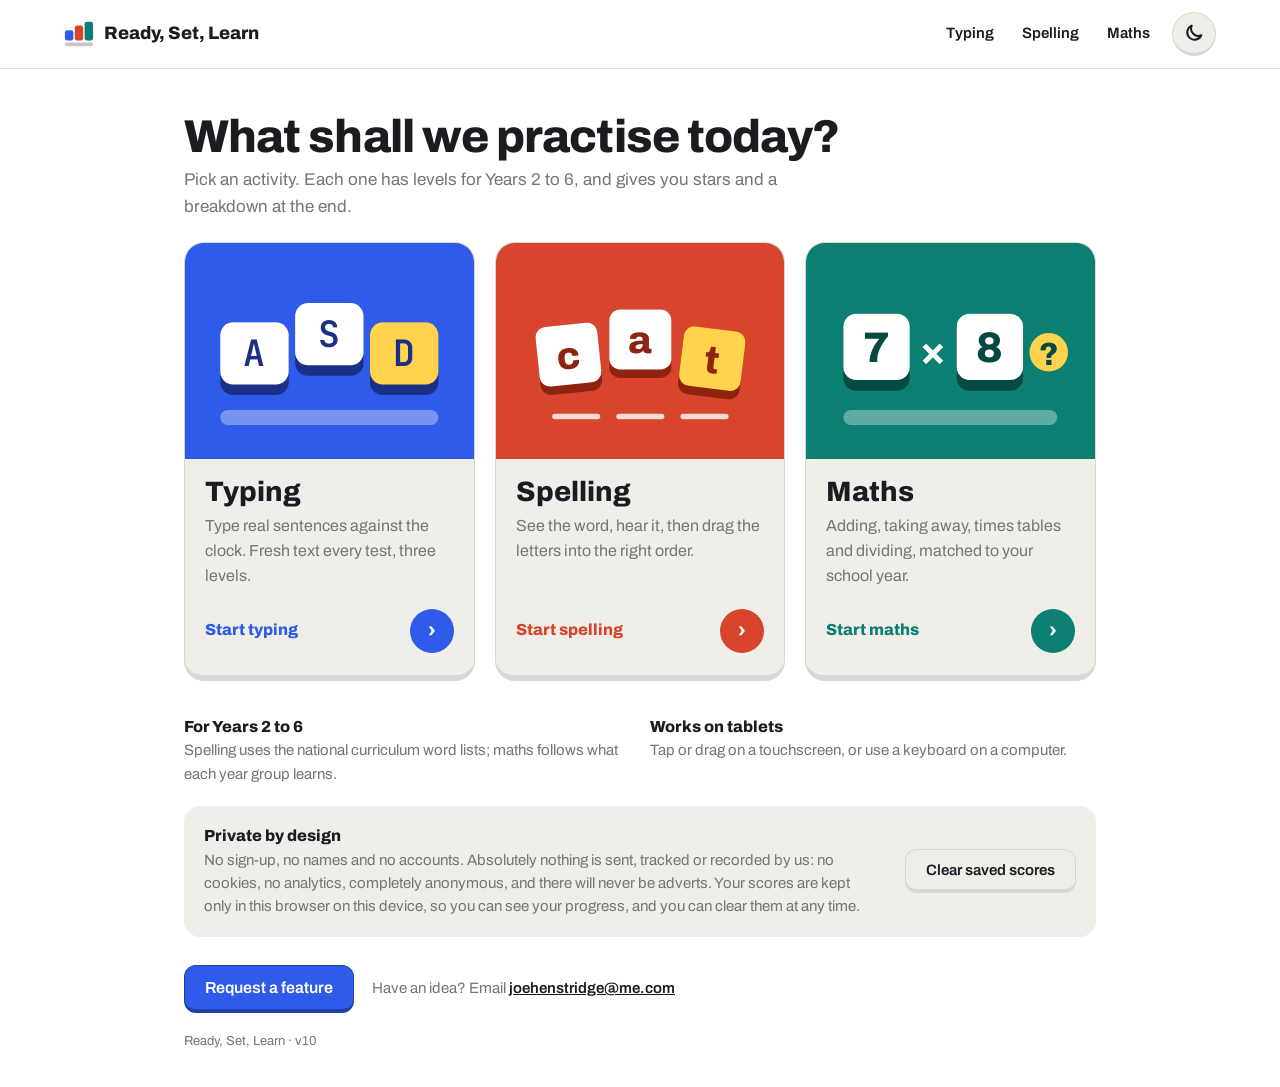
<file: index.html>
<!DOCTYPE html>
<html lang="en-GB">
<head>
<meta charset="utf-8">
<meta name="viewport" content="width=device-width, initial-scale=1">
<meta http-equiv="Content-Security-Policy" content="default-src 'self'; script-src 'self' 'unsafe-inline'; style-src 'self' 'unsafe-inline'; font-src 'self'; img-src 'self' data:; connect-src 'none'; form-action 'none'">
<meta name="referrer" content="strict-origin-when-cross-origin">
<title>Ready, Set, Learn</title>
<meta name="description" content="Free typing, spelling and maths practice for children in UK Years 2 to 6. No sign-up, no tracking.">
<meta property="og:title" content="Ready, Set, Learn">
<meta property="og:description" content="Typing, spelling and maths practice for Years 2 to 6.">
<meta name="theme-color" content="#2f5bea">
<link rel="icon" href="favicon.svg" type="image/svg+xml">
<script>try{var t=JSON.parse(localStorage.getItem("rsl-theme"));if(t==="light"||t==="dark")document.documentElement.dataset.theme=t}catch(e){}</script>
<link rel="stylesheet" href="assets/common.css">
<style>
.hero{padding-bottom:8px}
.cards{display:grid;grid-template-columns:repeat(3,minmax(0,1fr));gap:20px}
.card{--c:var(--typing);display:flex;flex-direction:column;border-radius:20px;background:var(--cap);text-decoration:none;color:var(--ink);overflow:hidden;border:1px solid var(--cap2);border-bottom-width:6px;transition:transform .15s}
.card:hover{transform:translateY(-4px)}
.card.spelling{--c:var(--spelling)}.card.maths{--c:var(--maths)}
.art{background:var(--c);aspect-ratio:4/3;display:flex;align-items:center;justify-content:center;padding:16px}
.art svg{width:100%;height:100%;max-height:220px}
.body{padding:18px 20px 22px;display:flex;flex-direction:column;gap:6px;flex:1}
.body h2{margin:0;font-size:28px;line-height:1.1}
.body p{margin:0;color:var(--dim)}
.go{margin-top:auto;padding-top:14px;display:flex;align-items:center;justify-content:space-between;gap:10px;font-weight:700;color:var(--c)}
.go span:last-child{display:inline-flex;align-items:center;justify-content:center;width:44px;height:44px;border-radius:50%;background:var(--c);color:#fff;font-size:22px}
.notes{display:grid;grid-template-columns:repeat(2,minmax(0,1fr));gap:20px;margin-top:34px;color:var(--dim);font-size:15px}
.notes p{margin:0}
.feature{display:flex;flex-wrap:wrap;align-items:center;gap:10px 18px;margin-top:28px;color:var(--dim);font-size:15px}
.feature span a{color:var(--ink);font-weight:600}
.private{grid-column:1/-1;display:flex;flex-wrap:wrap;align-items:center;gap:14px 28px;background:var(--cap);border-radius:16px;padding:18px 20px}
.private span{flex:1 1 420px;max-width:80ch}
.notes b{display:block;color:var(--ink);font-size:16px}
.notes .clear{flex:none;min-height:44px;font-size:15px}
@media(max-width:760px){.cards,.notes{grid-template-columns:minmax(0,1fr)}.art{aspect-ratio:16/7}}
</style>
</head>
<body>
<header class="site-head">
  <a class="brand" href="index.html"><svg viewBox="0 0 32 32" aria-hidden="true"><rect x="1" y="12" width="9" height="11" rx="2.5" fill="#2f5bea"/><rect x="11.5" y="7" width="9" height="16" rx="2.5" fill="#d9452c"/><rect x="22" y="3" width="9" height="20" rx="2.5" fill="#0b7f72"/><rect x="1" y="25" width="30" height="4" rx="2" fill="currentColor" opacity=".25"/></svg>Ready, Set, Learn</a>
  <nav class="site-nav" aria-label="Activities"><a href="typing.html">Typing</a><a href="spelling.html">Spelling</a><a href="maths.html">Maths</a></nav>
</header>

<main class="wrap hero">
  <h1>What shall we practise today?</h1>
  <p class="lede">Pick an activity. Each one has levels for Years 2 to 6, and gives you stars and a breakdown at the end.</p>

  <div class="cards">
    <a class="card typing" href="typing.html">
      <div class="art"><svg viewBox="0 0 240 170" aria-hidden="true">
        <g font-family="JetBrains Mono,monospace" font-weight="600" font-size="34" text-anchor="middle">
          <g transform="translate(18 58)"><rect width="64" height="68" rx="12" fill="#1b2f86"/><rect width="64" height="58" rx="12" fill="#fff"/><text x="32" y="41" fill="#1b2f86">A</text></g>
          <g transform="translate(88 40)"><rect width="64" height="68" rx="12" fill="#1b2f86"/><rect width="64" height="58" rx="12" fill="#fff"/><text x="32" y="41" fill="#1b2f86">S</text></g>
          <g transform="translate(158 58)"><rect width="64" height="68" rx="12" fill="#1b2f86"/><rect width="64" height="58" rx="12" fill="#ffd34d"/><text x="32" y="41" fill="#1b2f86">D</text></g>
          <rect x="18" y="140" width="204" height="14" rx="7" fill="#fff" opacity=".35"/>
        </g></svg></div>
      <div class="body"><h2>Typing</h2><p>Type real sentences against the clock. Fresh text every test, three levels.</p>
        <div class="go"><span>Start typing</span><span aria-hidden="true">›</span></div></div>
    </a>
    <a class="card spelling" href="spelling.html">
      <div class="art"><svg viewBox="0 0 240 170" aria-hidden="true">
        <g font-family="Archivo,sans-serif" font-weight="800" font-size="36" text-anchor="middle">
          <g transform="translate(24 60) rotate(-6 30 30)"><rect width="58" height="64" rx="10" fill="#8e2311"/><rect width="58" height="56" rx="10" fill="#fff"/><text x="29" y="41" fill="#8e2311">c</text></g>
          <g transform="translate(91 46)"><rect width="58" height="64" rx="10" fill="#8e2311"/><rect width="58" height="56" rx="10" fill="#fff"/><text x="29" y="41" fill="#8e2311">a</text></g>
          <g transform="translate(158 64) rotate(7 30 30)"><rect width="58" height="64" rx="10" fill="#8e2311"/><rect width="58" height="56" rx="10" fill="#ffd34d"/><text x="29" y="41" fill="#8e2311">t</text></g>
          <g fill="none" stroke="#fff" stroke-width="5" stroke-linecap="round" opacity=".8"><path d="M40 146h40M100 146h40M160 146h40"/></g>
        </g></svg></div>
      <div class="body"><h2>Spelling</h2><p>See the word, hear it, then drag the letters into the right order.</p>
        <div class="go"><span>Start spelling</span><span aria-hidden="true">›</span></div></div>
    </a>
    <a class="card maths" href="maths.html">
      <div class="art"><svg viewBox="0 0 240 170" aria-hidden="true">
        <g font-family="Archivo,sans-serif" font-weight="800" text-anchor="middle">
          <g transform="translate(20 50)"><rect width="62" height="72" rx="12" fill="#044a42"/><rect width="62" height="62" rx="12" fill="#fff"/><text x="31" y="45" font-size="40" fill="#044a42">7</text></g>
          <text x="104" y="98" font-size="40" fill="#fff">×</text>
          <g transform="translate(126 50)"><rect width="62" height="72" rx="12" fill="#044a42"/><rect width="62" height="62" rx="12" fill="#fff"/><text x="31" y="45" font-size="40" fill="#044a42">8</text></g>
          <circle cx="212" cy="86" r="18" fill="#ffd34d"/><text x="212" y="98" font-size="30" fill="#044a42">?</text>
          <rect x="20" y="140" width="200" height="14" rx="7" fill="#fff" opacity=".35"/>
        </g></svg></div>
      <div class="body"><h2>Maths</h2><p>Adding, taking away, times tables and dividing, matched to your school year.</p>
        <div class="go"><span>Start maths</span><span aria-hidden="true">›</span></div></div>
    </a>
  </div>

  <div class="notes">
    <p><b>For Years 2 to 6</b>Spelling uses the national curriculum word lists; maths follows what each year group learns.</p>
    <p><b>Works on tablets</b>Tap or drag on a touchscreen, or use a keyboard on a computer.</p>
    <div class="private"><span><b>Private by design</b>No sign-up, no names and no accounts. Absolutely nothing is sent, tracked or recorded by us: no cookies, no analytics, completely anonymous, and there will never be adverts. Your scores are kept only in this browser on this device, so you can see your progress, and you can clear them at any time.</span>
      <button class="btn clear" id="clearScores" type="button">Clear saved scores</button></div>
  </div>
  <div class="feature">
    <a class="btn pri" href="mailto:joehenstridge@me.com?subject=Ready%2C%20Set%2C%20Learn%20%E2%80%93%20feature%20request&amp;body=Hello%2C%0A%0AI%27d%20love%20to%20see%3A%0A%0A">Request a feature</a>
    <span>Have an idea? Email <a href="mailto:joehenstridge@me.com">joehenstridge@me.com</a></span>
  </div>
</main>
<script src="assets/common.js"></script>
<script>
{
const b=document.getElementById("clearScores");let armed=false,tm=null;
b.addEventListener("click",()=>{
  if(!armed){armed=true;b.textContent="Tap again to clear all scores";clearTimeout(tm);tm=setTimeout(()=>{armed=false;b.textContent="Clear saved scores"},4000);return}
  clearTimeout(tm);armed=false;
  try{Object.keys(localStorage).filter(k=>/^(tt-|sp-|mt-)/.test(k)).forEach(k=>localStorage.removeItem(k))}catch(e){}
  b.textContent="Scores cleared";setTimeout(()=>b.textContent="Clear saved scores",2500);
});
}
</script>
<footer class="site-foot">Ready, Set, Learn · v10</footer>
</body>
</html>
</file>
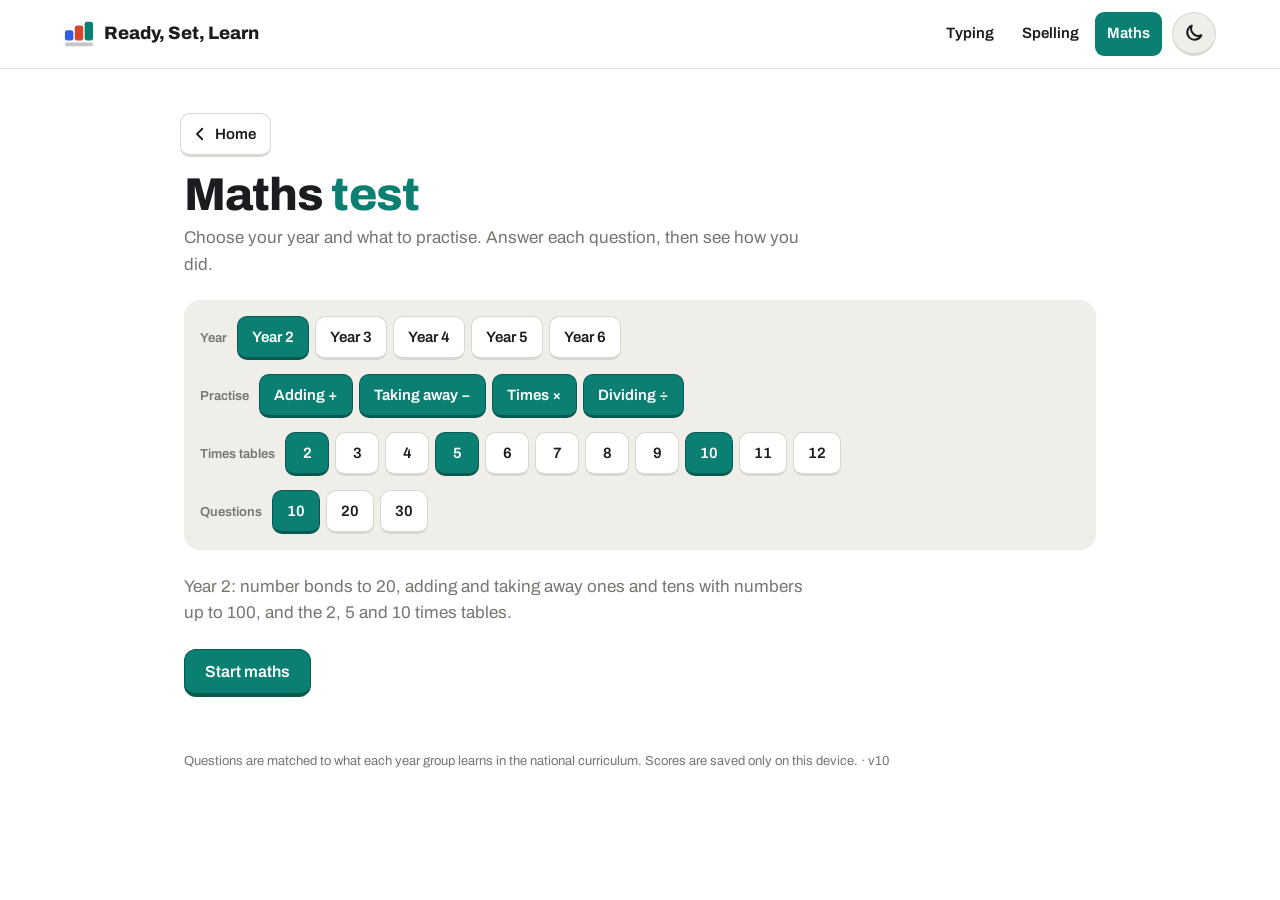
<file: maths.html>
<!DOCTYPE html>
<html lang="en-GB">
<head>
<meta charset="utf-8">
<meta name="viewport" content="width=device-width, initial-scale=1">
<meta http-equiv="Content-Security-Policy" content="default-src 'self'; script-src 'self' 'unsafe-inline'; style-src 'self' 'unsafe-inline'; font-src 'self'; img-src 'self' data:; connect-src 'none'; form-action 'none'">
<meta name="referrer" content="strict-origin-when-cross-origin">
<title>Maths Test · Ready, Set, Learn</title>
<meta name="description" content="Maths practice for UK Years 2 to 6: addition, subtraction, times tables and division, matched to each year group.">
<meta name="theme-color" content="#0b7f72">
<link rel="icon" href="favicon.svg" type="image/svg+xml">
<script>try{var t=JSON.parse(localStorage.getItem("rsl-theme"));if(t==="light"||t==="dark")document.documentElement.dataset.theme=t}catch(e){}</script>
<link rel="stylesheet" href="assets/common.css">
<style>
.bar{display:flex;flex-wrap:wrap;align-items:center;justify-content:space-between;gap:8px 16px;margin-bottom:10px;font-weight:600}
.bar .score{color:var(--acc)}
.stage{background:var(--cap);border-radius:20px;padding:clamp(18px,4vw,36px);margin-top:14px;display:grid;grid-template-columns:minmax(0,1fr) minmax(0,300px);gap:clamp(18px,4vw,40px);align-items:center}
.q{font:800 clamp(34px,6vw,64px)/1.15 Archivo,sans-serif;letter-spacing:-.01em}
.q .op{color:var(--acc);padding:0 .15em}
.q .n{white-space:nowrap}
.eq{display:flex;flex-wrap:wrap;align-items:baseline;row-gap:4px}
.ansrow{display:flex;align-items:center;gap:12px;margin-top:18px}
#ans{font:800 clamp(34px,6vw,56px) Archivo,sans-serif;width:100%;max-width:340px;min-height:76px;padding:4px 16px;border-radius:14px;border:3px solid var(--cap2);background:var(--bg);color:var(--ink);text-align:center}
#ans:focus{border-color:var(--acc);outline:none}
.fb{min-height:40px;margin-top:12px;font:800 24px/1.3 Archivo,sans-serif}
.fb.ok{color:var(--good)}.fb.no{color:var(--bad)}
.stage.right #ans{border-color:var(--good);background:color-mix(in srgb,var(--good) 14%,var(--bg))}
.stage.wrong #ans{border-color:var(--bad);background:color-mix(in srgb,var(--bad) 12%,var(--bg))}
.pad{display:grid;grid-template-columns:repeat(3,minmax(0,1fr));gap:8px}
.pad button{font:800 26px Archivo,sans-serif;min-height:60px;border-radius:12px;border:1px solid var(--cap2);border-bottom-width:4px;background:var(--bg);color:var(--ink);cursor:pointer;touch-action:manipulation}
.pad button:active{transform:translateY(2px);border-bottom-width:2px}
.pad .go{background:var(--acc);color:#fff;border-color:color-mix(in srgb,var(--acc) 70%,#000);font-size:19px}
.pad .del{font-size:19px}
.rows{display:grid;gap:10px}
.r{display:grid;grid-template-columns:130px minmax(0,1fr) 70px;align-items:center;gap:12px;font-weight:600}
.r .track{height:14px;border-radius:7px;background:var(--cap);overflow:hidden}
.r .track i{display:block;height:100%;background:var(--acc)}
.r span:last-child{text-align:right;font-family:'JetBrains Mono',monospace;white-space:nowrap}
@media(max-width:700px){.stage{grid-template-columns:minmax(0,1fr)}.q,.ansrow{text-align:center;justify-content:center}.eq{justify-content:center}.r{grid-template-columns:100px minmax(0,1fr) 60px}}
</style>
</head>
<body data-sec="maths">
<header class="site-head">
  <a class="brand" href="index.html"><svg viewBox="0 0 32 32" aria-hidden="true"><rect x="1" y="12" width="9" height="11" rx="2.5" fill="#2f5bea"/><rect x="11.5" y="7" width="9" height="16" rx="2.5" fill="#d9452c"/><rect x="22" y="3" width="9" height="20" rx="2.5" fill="#0b7f72"/><rect x="1" y="25" width="30" height="4" rx="2" fill="currentColor" opacity=".25"/></svg>Ready, Set, Learn</a>
  <nav class="site-nav" aria-label="Activities"><a href="typing.html">Typing</a><a href="spelling.html">Spelling</a><a href="maths.html" aria-current="page">Maths</a></nav>
</header>
<main class="wrap">
  <button class="back" id="back" type="button"><svg viewBox="0 0 24 24" fill="none" stroke="currentColor" stroke-width="2.4" stroke-linecap="round" stroke-linejoin="round" aria-hidden="true"><path d="M15 5l-7 7 7 7"/></svg><span id="backLabel">Home</span></button>
  <h1>Maths <span>test</span></h1>
  <p class="lede">Choose your year and what to practise. Answer each question, then see how you did.</p>

  <section id="setup">
    <div class="panel">
      <div class="grp" role="group" aria-label="School year"><b>Year</b>
        <button class="chip" data-year="2">Year 2</button><button class="chip" data-year="3">Year 3</button><button class="chip" data-year="4">Year 4</button><button class="chip" data-year="5">Year 5</button><button class="chip" data-year="6">Year 6</button>
      </div>
      <div class="grp" role="group" aria-label="Question types"><b>Practise</b>
        <button class="chip" data-op="add">Adding +</button><button class="chip" data-op="sub">Taking away −</button><button class="chip" data-op="mul">Times ×</button><button class="chip" data-op="div">Dividing ÷</button>
      </div>
      <div class="grp" role="group" aria-label="Times tables"><b>Times tables</b><span id="tables" class="grp"></span></div>
      <div class="grp" role="group" aria-label="Number of questions"><b>Questions</b>
        <button class="chip" data-count="10">10</button><button class="chip" data-count="20">20</button><button class="chip" data-count="30">30</button>
      </div>
    </div>
    <p class="lede" id="yearNote"></p>
    <button class="btn pri" id="start">Start maths</button>
  </section>

  <section id="play" class="hidden">
    <div class="bar"><span id="count">Question 1 of 10</span><span id="clock">0s</span><span class="score" id="score">0 correct</span></div>
    <div class="progress"><i id="prog"></i></div>
    <div class="stage" id="stage">
      <div>
        <form id="form" autocomplete="off"><div class="q" id="q" aria-live="polite"></div></form>
        <input id="ans" inputmode="numeric" aria-label="Your answer" maxlength="9">
        <div class="fb" id="fb" aria-live="assertive"></div>
      </div>
      <div class="pad" id="pad">
        <button data-k="7">7</button><button data-k="8">8</button><button data-k="9">9</button>
        <button data-k="4">4</button><button data-k="5">5</button><button data-k="6">6</button>
        <button data-k="1">1</button><button data-k="2">2</button><button data-k="3">3</button>
        <button data-k="del" class="del" aria-label="Delete">Delete</button><button data-k="0">0</button><button data-k="go" class="go">Enter</button>
      </div>
    </div>
  </section>

  <section id="results" class="hidden" aria-live="polite">
    <p class="cheer" id="cheer"></p>
    <div class="kpis" id="kpis"></div>
    <h2>How you did on each type</h2>
    <div class="rows" id="byop"></div>
    <div id="mistakesWrap"><h2>Questions to look at again</h2><div class="scroll"><table id="mistakes"></table></div></div>
    <h2>Recent tests</h2>
    <div class="scroll"><table id="hist"></table></div>
    <div class="actions">
      <button class="btn pri" id="again">Play again</button>
      <button class="btn" id="change">Change settings</button>
    </div>
  </section>
</main>
<footer class="site-foot">Questions are matched to what each year group learns in the national curriculum. Scores are saved only on this device. · v10</footer>

<script src="assets/common.js"></script>
<script>
{
const {store,esc,rnd,pick,stars,chips,press,fmtTime}=App;
const $=id=>document.getElementById(id);
const OPS={add:{sym:"+",name:"Adding"},sub:{sym:"−",name:"Taking away"},mul:{sym:"×",name:"Times"},div:{sym:"÷",name:"Dividing"}};
const DEFAULT_TABLES={"2":[2,5,10],"3":[2,3,4,5,8,10],"4":[2,3,4,5,6,7,8,9,10,11,12],"5":[2,3,4,5,6,7,8,9,10,11,12],"6":[2,3,4,5,6,7,8,9,10,11,12]};
const NOTES={
"2":"Year 2: number bonds to 20, adding and taking away ones and tens with numbers up to 100, and the 2, 5 and 10 times tables.",
"3":"Year 3: adding two 2-digit numbers, adding ones, tens or hundreds to a 3-digit number, and the 3, 4 and 8 times tables too.",
"4":"Year 4: bigger 2-digit sums, multiples of 10 and 100, adding 9 or 99, and all times tables up to 12 × 12.",
"5":"Year 5: mental adding and taking away with hundreds and near-hundreds, and quick recall of every times table up to 12 × 12.",
"6":"Year 6: rounding-friendly sums with thousands and hundreds, adjusting by 99 or 999, and mixed times tables and division facts up to 12 × 12."};
const cfg=Object.assign({year:"2",ops:["add","sub","mul","div"],count:10,tables:null},store.get("mt-cfg",{}));
if(!cfg.tables||!cfg.tables.length)cfg.tables=DEFAULT_TABLES[cfg.year].slice();
let qs=[],qi=0,answers=[],busy=false,t0=0,clock=null,qStart=0,nextT=null,stage="setup";

$("tables").innerHTML=[2,3,4,5,6,7,8,9,10,11,12].map(t=>`<button class="chip" data-t="${t}">${t}</button>`).join("");
function applyCfg(){
  press("[data-year]",b=>b.dataset.year===cfg.year);press("[data-op]",b=>cfg.ops.includes(b.dataset.op));
  press("[data-t]",b=>cfg.tables.includes(+b.dataset.t));press("[data-count]",b=>+b.dataset.count===cfg.count);
  $("yearNote").textContent=NOTES[cfg.year];$("start").disabled=!cfg.ops.length||!cfg.tables.length;
  store.set("mt-cfg",cfg);
}
chips("[data-year]",b=>{cfg.year=b.dataset.year;cfg.tables=DEFAULT_TABLES[cfg.year].slice();applyCfg()});
chips("[data-op]",b=>{const o=b.dataset.op;cfg.ops=cfg.ops.includes(o)?cfg.ops.filter(x=>x!==o):[...cfg.ops,o];applyCfg()});
chips("[data-t]",b=>{const t=+b.dataset.t;cfg.tables=cfg.tables.includes(t)?cfg.tables.filter(x=>x!==t):[...cfg.tables,t].sort((a,b)=>a-b);applyCfg()});
chips("[data-count]",b=>{cfg.count=+b.dataset.count;applyCfg()});

// Question generators, by year group. Every answer is a whole number of zero or more.
// Mental arithmetic only: every question is meant to be worked out in your head.
// Multiplying and dividing never go beyond the 12 times table.
function addPair(y){
  const k=rnd(0,3);
  if(y==="2"){
    if(k===0){const a=rnd(2,12);return[a,rnd(1,20-a)]}
    if(k===1){const a=rnd(10,89),u=a%10;return[a,rnd(1,Math.max(1,9-u))]}
    if(k===2){const a=rnd(10,79);return[a,rnd(1,Math.floor((99-a)/10))*10]}
    const t=rnd(1,8);return[t*10,rnd(1,9-t)*10];
  }
  if(y==="3"){
    if(k===0){const a=rnd(11,70);return[a,rnd(11,99-a)]}
    if(k===1){const a=rnd(100,989);return[a,rnd(1,9)]}
    if(k===2){const a=rnd(100,899);return[a,rnd(1,9)*10]}
    const a=rnd(100,899);return[a,rnd(1,Math.floor((999-a)/100))*100];
  }
  if(y==="4"){
    if(k===0)return[rnd(15,99),rnd(15,99)];
    if(k===1)return[rnd(10,90)*10,rnd(10,90)*10];
    if(k===2)return[rnd(100,800),pick([9,19,29,39,11,21,99])];
    return[rnd(1,8)*1000,rnd(1,9)*100];
  }
  if(y==="5"){
    if(k===0){const a=rnd(100,799);return[a,rnd(1,Math.floor((999-a)/100))*100]}
    if(k===1)return[rnd(25,99),rnd(25,99)];
    if(k===2)return[rnd(100,800),pick([99,199,98,101,49])];
    return[rnd(11,89)*100,rnd(1,9)*100];
  }
  if(k===0)return[rnd(10,80)*100,rnd(10,40)*100];
  if(k===1)return[rnd(20,120)*5,rnd(20,80)*5];
  if(k===2)return[rnd(1000,8000),pick([999,99,1001,199,101])];
  return[rnd(35,99),rnd(35,99)];
}
function fact(){const t=pick(cfg.tables),b=rnd(1,12);return Math.random()<.5?[t,b]:[b,t]}
function mulPair(){return fact()}
function divPair(){const t=pick(cfg.tables),b=rnd(1,12);return[t*b,t]}
function make(op){
  const y=cfg.year;let a,b,ans;
  if(op==="add"){[a,b]=addPair(y);ans=a+b}
  else if(op==="sub"){const[x,z]=addPair(y);a=x+z;b=z;ans=x}
  else if(op==="mul"){[a,b]=mulPair(y);ans=a*b}
  else{[a,b]=divPair(y);ans=a/b}
  return{op,a,b,ans};
}
const fmt=n=>n.toLocaleString("en-GB");
const qText=q=>`${fmt(q.a)} ${OPS[q.op].sym} ${fmt(q.b)}`;

function start(){
  qs=[];const seen=new Set();
  for(let i=0;i<cfg.count;i++){let q,tries=0;do{q=make(cfg.ops[i%cfg.ops.length])}while(seen.has(qText(q))&&++tries<20);seen.add(qText(q));qs.push(q)}
  qs=App.shuffle(qs);qi=0;answers=[];
  $("setup").classList.add("hidden");$("results").classList.add("hidden");$("play").classList.remove("hidden");
  $("ans").setAttribute("inputmode",matchMedia("(pointer:coarse)").matches?"none":"numeric");
  t0=performance.now();clearInterval(clock);clock=setInterval(()=>{$("clock").textContent=fmtTime((performance.now()-t0)/1000)},500);
  stage="play";updateBack();ask();
}
function ask(){
  const q=qs[qi];busy=false;
  const ansEl=$("ans");
  $("q").innerHTML=`<div class="eq"><span class="n">${fmt(q.a)}</span><span class="op">${OPS[q.op].sym}</span><span class="n">${fmt(q.b)}</span><span class="op">=</span></div><div class="ansrow" id="ansSlot"></div>`;
  $("ansSlot").appendChild(ansEl);
  $("q").setAttribute("aria-label",`What is ${qText(q).replace("−","minus").replace("×","times").replace("÷","divided by")}?`);
  $("count").textContent=`Question ${qi+1} of ${qs.length}`;
  $("score").textContent=`${answers.filter(a=>a.ok).length} correct`;
  $("prog").style.width=(qi/qs.length*100)+"%";
  $("ans").value="";$("fb").textContent="";$("fb").className="fb";$("stage").className="stage";
  $("ans").focus({preventScroll:true});qStart=performance.now();
}
function submit(){
  if(busy)return;const raw=$("ans").value.replace(/[,\s]/g,"");
  if(raw===""||!/^\d+$/.test(raw)){$("fb").textContent="Type a number first";$("fb").className="fb";return}
  busy=true;const q=qs[qi],given=+raw,ok=given===q.ans;
  answers.push({...q,given,ok,secs:(performance.now()-qStart)/1000});
  $("stage").className="stage "+(ok?"right":"wrong");
  $("fb").className="fb "+(ok?"ok":"no");
  $("fb").textContent=ok?pick(["Correct!","Brilliant!","Spot on!","Well done!"]):`Not quite. ${qText(q)} = ${fmt(q.ans)}`;
  nextT=setTimeout(()=>{qi++;qi<qs.length?ask():finish()},ok?700:2200);
}
$("form").addEventListener("submit",e=>{e.preventDefault();submit()});
$("ans").addEventListener("input",e=>{e.target.value=e.target.value.replace(/[^\d,]/g,"")});
$("pad").addEventListener("click",e=>{
  const b=e.target.closest("button");if(!b||busy)return;const k=b.dataset.k,inp=$("ans");
  if(k==="go")submit();else if(k==="del")inp.value=inp.value.slice(0,-1);else if(inp.value.length<9)inp.value+=k;
});
$("start").addEventListener("click",start);
$("again").addEventListener("click",start);
function toSetup(){
  clearTimeout(nextT);clearInterval(clock);busy=false;stage="setup";
  $("play").classList.add("hidden");$("results").classList.add("hidden");$("setup").classList.remove("hidden");updateBack();
}
function updateBack(){$("backLabel").textContent=stage==="setup"?"Home":"Back to settings"}
$("change").addEventListener("click",toSetup);
$("back").addEventListener("click",()=>{if(stage==="setup")location.href="index.html";else toSetup()});

function finish(){
  clearInterval(clock);stage="results";updateBack();const time=(performance.now()-t0)/1000;
  $("play").classList.add("hidden");$("results").classList.remove("hidden");
  const n=answers.length,c=answers.filter(a=>a.ok).length,pct=Math.round(c/n*100);
  const hist=store.get("mt-hist",[]);
  const prevBest=Math.max(0,...hist.filter(h=>h.year===cfg.year).map(h=>h.pct));
  const st=pct>=90?3:pct>=70?2:pct>=40?1:0;
  const msg=pct===100?"Perfect score! Every answer right.":pct>prevBest&&hist.some(h=>h.year===cfg.year)?"New best score, brilliant!":pct>=70?"Great maths, well done!":pct>=40?"Good effort! Look at the questions below and try again.":"Keep practising, you'll get there!";
  $("cheer").innerHTML=stars(st)+" "+esc(msg);
  hist.unshift({date:Date.now(),year:cfg.year,n,c,pct,time:Math.round(time),ops:cfg.ops.slice()});store.set("mt-hist",hist.slice(0,20));
  $("kpis").innerHTML=[["Score",`${c} / ${n}`,1],["Correct",pct+"%"],["Total time",fmtTime(time)],["Average per question",(time/n).toFixed(1)+"s"],["Best for this year",Math.max(prevBest,pct)+"%"]].map(([l,v,h])=>`<div class="k${h?" hero":""}"><small>${l}</small><b>${esc(v)}</b></div>`).join("");
  $("byop").innerHTML=Object.keys(OPS).filter(o=>answers.some(a=>a.op===o)).map(o=>{
    const all=answers.filter(a=>a.op===o),ok=all.filter(a=>a.ok).length;
    return `<div class="r"><span>${OPS[o].name}</span><div class="track"><i style="width:${ok/all.length*100}%"></i></div><span>${ok} / ${all.length}</span></div>`;
  }).join("");
  const wrong=answers.filter(a=>!a.ok);
  $("mistakesWrap").classList.toggle("hidden",!wrong.length);
  $("mistakes").innerHTML=`<tr><th>Question</th><th class="num">You said</th><th class="num">Answer</th></tr>`+wrong.map(a=>`<tr><td><b>${esc(qText(a))}</b></td><td class="num no">${esc(fmt(a.given))}</td><td class="num ok">${esc(fmt(a.ans))}</td></tr>`).join("");
  const h=store.get("mt-hist",[]);
  $("hist").innerHTML=`<tr><th>When</th><th>Year</th><th>Practised</th><th class="num">Score</th><th class="num">Time</th></tr>`+h.slice(0,10).map(x=>`<tr><td>${new Date(x.date).toLocaleString("en-GB",{day:"numeric",month:"short",hour:"2-digit",minute:"2-digit"})}</td><td>Year ${esc(x.year)}</td><td>${(x.ops||[]).map(o=>OPS[o]?OPS[o].sym:"").join(" ")}</td><td class="num">${x.c} / ${x.n}</td><td class="num">${fmtTime(x.time)}</td></tr>`).join("");
  $("again").focus({preventScroll:true});
}
applyCfg();
}
</script>
</body>
</html>
</file>
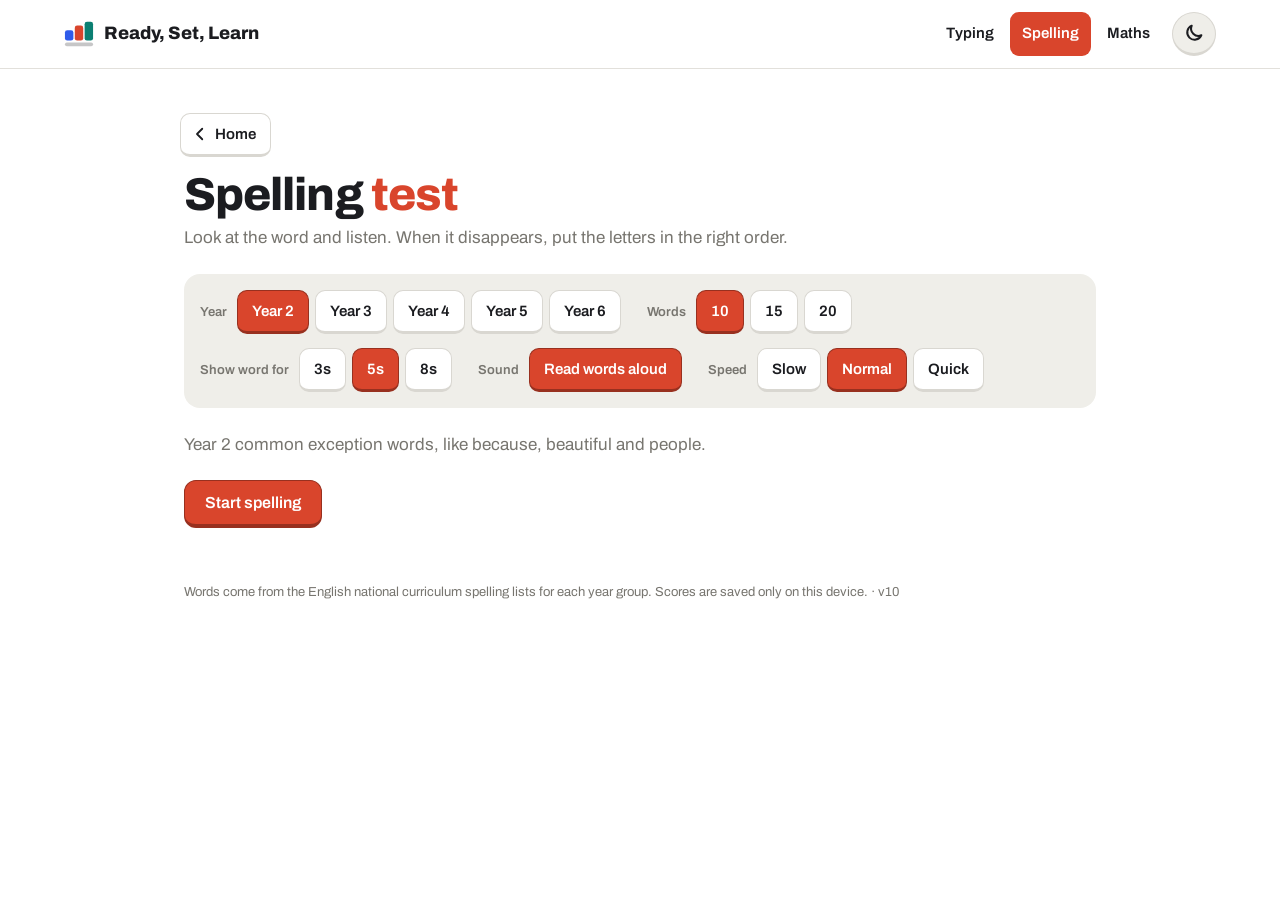
<file: spelling.html>
<!DOCTYPE html>
<html lang="en-GB">
<head>
<meta charset="utf-8">
<meta name="viewport" content="width=device-width, initial-scale=1">
<meta http-equiv="Content-Security-Policy" content="default-src 'self'; script-src 'self' 'unsafe-inline'; style-src 'self' 'unsafe-inline'; font-src 'self'; img-src 'self' data:; connect-src 'none'; form-action 'none'">
<meta name="referrer" content="strict-origin-when-cross-origin">
<title>Spelling Test · Ready, Set, Learn</title>
<meta name="description" content="Spelling practice for UK Years 2 to 6 using the national curriculum word lists. See the word, hear it, then put the letters in order.">
<meta name="theme-color" content="#d9452c">
<link rel="icon" href="favicon.svg" type="image/svg+xml">
<script>try{var t=JSON.parse(localStorage.getItem("rsl-theme"));if(t==="light"||t==="dark")document.documentElement.dataset.theme=t}catch(e){}</script>
<link rel="stylesheet" href="assets/common.css">
<style>
.bar{display:flex;flex-wrap:wrap;align-items:center;justify-content:space-between;gap:8px 16px;margin-bottom:10px;font-weight:600}
.bar .score{color:var(--acc)}
.stage{background:var(--cap);border-radius:20px;padding:clamp(18px,4vw,36px);margin-top:14px;text-align:center;--ts:56px}
.say{font-size:14px;font-weight:600;color:var(--dim);margin:0 0 14px}
.word{font:800 clamp(40px,9vw,84px)/1.1 Archivo,sans-serif;letter-spacing:.06em;margin:6px 0 18px;overflow-wrap:anywhere}
.timer{height:12px;border-radius:6px;background:var(--bg);overflow:hidden;max-width:420px;margin:0 auto 20px}
.timer i{display:block;height:100%;width:100%;background:var(--acc)}
.row{display:flex;flex-wrap:wrap;justify-content:center;gap:var(--gap,8px);min-height:calc(var(--ts)*1.15 + 4px)}
.slots{margin:8px 0 26px}
.bank{padding:14px;border-radius:16px;background:color-mix(in srgb,var(--acc) 10%,var(--bg))}
.slot{width:var(--ts);height:calc(var(--ts)*1.15);border-radius:calc(var(--ts)*.2);border:2px dashed var(--cap2);background:var(--bg);display:flex;align-items:flex-start;justify-content:center}
.slot.over{border-color:var(--acc);border-style:solid;background:color-mix(in srgb,var(--acc) 15%,var(--bg))}
.tile{width:var(--ts);height:calc(var(--ts)*1.15);border-radius:calc(var(--ts)*.2);background:#fff;color:#2b1b17;border:2px solid color-mix(in srgb,var(--acc) 55%,#000);border-bottom-width:calc(var(--ts)*.12);display:flex;align-items:center;justify-content:center;font:800 calc(var(--ts)*.56)/1 Archivo,sans-serif;cursor:grab;touch-action:none;user-select:none;-webkit-user-select:none;flex:none}
.slot .tile{margin:-2px}
.tile.space{visibility:hidden}
.tile.lifted{opacity:.3}
.ghost{position:fixed;z-index:50;pointer-events:none;transform:scale(1.1) rotate(-3deg);box-shadow:0 10px 24px rgba(0,0,0,.25)}
.slots.right .tile{border-color:var(--good);background:color-mix(in srgb,var(--good) 18%,#fff)}
.slots.wrong .tile{border-color:var(--bad);background:color-mix(in srgb,var(--bad) 14%,#fff)}
.controls{display:flex;flex-wrap:wrap;justify-content:center;gap:10px;margin-top:22px}
.verdict{font:800 clamp(26px,5vw,38px)/1.1 Archivo,sans-serif;margin:0 0 8px}
.verdict.ok{color:var(--good)}.verdict.no{color:var(--bad)}
.answer{font-size:18px;margin:6px 0 0}
.answer b{font:800 26px Archivo,sans-serif;letter-spacing:.05em}
.keyhint{font-size:13px;color:var(--dim);margin:14px 0 0}
.practise{display:flex;flex-wrap:wrap;gap:8px}
.practise button{font:700 17px Archivo,sans-serif;min-height:44px;padding:0 14px;border-radius:10px;border:1px solid var(--cap2);border-bottom-width:3px;background:var(--cap);color:var(--ink);cursor:pointer;display:inline-flex;align-items:center;gap:8px}
.practise svg{width:18px;height:18px}
@media(max-width:600px){.stage{padding:16px 10px;--gap:5px}.bank{padding:10px 6px}}
</style>
</head>
<body data-sec="spelling">
<header class="site-head">
  <a class="brand" href="index.html"><svg viewBox="0 0 32 32" aria-hidden="true"><rect x="1" y="12" width="9" height="11" rx="2.5" fill="#2f5bea"/><rect x="11.5" y="7" width="9" height="16" rx="2.5" fill="#d9452c"/><rect x="22" y="3" width="9" height="20" rx="2.5" fill="#0b7f72"/><rect x="1" y="25" width="30" height="4" rx="2" fill="currentColor" opacity=".25"/></svg>Ready, Set, Learn</a>
  <nav class="site-nav" aria-label="Activities"><a href="typing.html">Typing</a><a href="spelling.html" aria-current="page">Spelling</a><a href="maths.html">Maths</a></nav>
</header>
<main class="wrap">
  <button class="back" id="back" type="button"><svg viewBox="0 0 24 24" fill="none" stroke="currentColor" stroke-width="2.4" stroke-linecap="round" stroke-linejoin="round" aria-hidden="true"><path d="M15 5l-7 7 7 7"/></svg><span id="backLabel">Home</span></button>
  <h1>Spelling <span>test</span></h1>
  <p class="lede">Look at the word and listen. When it disappears, put the letters in the right order.</p>

  <section id="setup">
    <div class="panel">
      <div class="grp" role="group" aria-label="School year"><b>Year</b>
        <button class="chip" data-year="2">Year 2</button><button class="chip" data-year="3">Year 3</button><button class="chip" data-year="4">Year 4</button><button class="chip" data-year="5">Year 5</button><button class="chip" data-year="6">Year 6</button>
      </div>
      <div class="grp" role="group" aria-label="Number of words"><b>Words</b>
        <button class="chip" data-count="10">10</button><button class="chip" data-count="15">15</button><button class="chip" data-count="20">20</button>
      </div>
      <div class="grp" role="group" aria-label="How long to show each word"><b>Show word for</b>
        <button class="chip" data-show="3">3s</button><button class="chip" data-show="5">5s</button><button class="chip" data-show="8">8s</button>
      </div>
      <div class="grp"><b>Sound</b><button class="chip" id="sound">Read words aloud</button></div>
      <div class="grp" id="voiceGrp"><b>Voice</b><select class="sel" id="voice" aria-label="Choose a voice"></select><button class="chip" id="testVoice" type="button">Test</button></div>
      <div class="grp" id="rateGrp" role="group" aria-label="Speaking speed"><b>Speed</b><button class="chip" data-rate="0.7">Slow</button><button class="chip" data-rate="0.85">Normal</button><button class="chip" data-rate="1">Quick</button></div>
    </div>
    <p class="lede" id="yearNote"></p>
    <button class="btn pri" id="start">Start spelling</button>
  </section>

  <section id="play" class="hidden">
    <div class="bar"><span id="count">Word 1 of 10</span><span class="score" id="score">0 correct</span></div>
    <div class="progress"><i id="prog"></i></div>

    <div class="stage" id="look">
      <p class="say">Remember this word</p>
      <div class="word" id="theWord"></div>
      <div class="timer"><i id="timerBar"></i></div>
      <div class="controls">
        <button class="btn listen"><svg viewBox="0 0 24 24" fill="none" stroke="currentColor" stroke-width="2.2" stroke-linecap="round" stroke-linejoin="round" aria-hidden="true"><path d="M4 9v6h4l5 4V5L8 9H4z"/><path d="M16.5 8.5a5 5 0 0 1 0 7M19 6a8.5 8.5 0 0 1 0 12"/></svg>Listen</button>
        <button class="btn" id="ready">I'm ready</button>
      </div>
    </div>

    <div class="stage hidden" id="spell">
      <p class="say">Now spell it. Drag or tap the letters into the boxes.</p>
      <div class="row slots" id="slots"></div>
      <div class="row bank" id="bank"></div>
      <div class="controls">
        <button class="btn listen"><svg viewBox="0 0 24 24" fill="none" stroke="currentColor" stroke-width="2.2" stroke-linecap="round" stroke-linejoin="round" aria-hidden="true"><path d="M4 9v6h4l5 4V5L8 9H4z"/><path d="M16.5 8.5a5 5 0 0 1 0 7M19 6a8.5 8.5 0 0 1 0 12"/></svg>Hear it again</button>
        <button class="btn" id="clear">Clear</button>
        <button class="btn pri" id="check" disabled>Check</button>
      </div>
      <p class="keyhint">On a keyboard you can type the letters, use Backspace to undo, and press Enter to check.</p>
    </div>

    <div class="stage hidden" id="feedback">
      <p class="verdict" id="verdict"></p>
      <div class="row slots" id="fbSlots"></div>
      <p class="answer" id="fbAnswer"></p>
      <div class="controls"><button class="btn pri" id="next">Next word</button></div>
    </div>
  </section>

  <section id="results" class="hidden" aria-live="polite">
    <p class="cheer" id="cheer"></p>
    <div class="kpis" id="kpis"></div>
    <div id="practiseWrap"><h2>Words to practise</h2><div class="practise" id="practise"></div></div>
    <h2>Your answers</h2>
    <div class="scroll"><table id="answers"></table></div>
    <h2>Recent tests</h2>
    <div class="scroll"><table id="hist"></table></div>
    <div class="actions">
      <button class="btn pri" id="again">Play again</button>
      <button class="btn" id="change">Change settings</button>
    </div>
  </section>
</main>
<footer class="site-foot">Words come from the English national curriculum spelling lists for each year group. Scores are saved only on this device. · v10</footer>

<script src="assets/common.js"></script>
<script>
{
const {store,esc,shuffle,speak,canSpeak,stars,chips,press,fmtTime,onVoices,chosenVoice,voiceLabel}=App;
const WORDS={"2": ["door", "floor", "poor", "because", "find", "kind", "mind", "behind", "child", "children", "wild", "climb", "most", "only", "both", "old", "cold", "gold", "hold", "told", "every", "everybody", "even", "great", "break", "steak", "pretty", "beautiful", "after", "fast", "last", "past", "father", "class", "grass", "pass", "plant", "path", "bath", "hour", "move", "prove", "improve", "sure", "sugar", "eye", "could", "should", "would", "who", "whole", "any", "many", "clothes", "busy", "people", "water", "again", "half", "money", "parents"], "3": ["busy", "build", "early", "earth", "eight", "fruit", "group", "guard", "guide", "heard", "heart", "learn", "often", "reign", "woman", "women", "actual", "answer", "appear", "arrive", "breath", "caught", "centre", "circle", "decide", "eighth", "enough", "famous", "height", "island", "length", "minute", "notice", "recent", "though", "weight", "address", "believe", "bicycle", "breathe", "century", "certain", "extreme", "forward", "grammar", "history", "imagine", "library", "mention", "natural", "naughty", "perhaps", "popular", "possess"], "4": ["promise", "purpose", "quarter", "regular", "special", "strange", "suppose", "thought", "through", "various", "accident", "actually", "although", "business", "calendar", "complete", "consider", "continue", "describe", "exercise", "forwards", "increase", "interest", "material", "medicine", "occasion", "opposite", "ordinary", "peculiar", "position", "possible", "potatoes", "pressure", "probably", "question", "remember", "sentence", "separate", "straight", "strength", "surprise", "different", "difficult", "disappear", "favourite", "important", "knowledge", "therefore", "experience", "experiment", "particular", "possession", "accidentally", "occasionally"], "5": ["equip", "forty", "occur", "queue", "rhyme", "yacht", "bruise", "harass", "muscle", "occupy", "rhythm", "symbol", "system", "achieve", "amateur", "ancient", "average", "awkward", "bargain", "develop", "foreign", "leisure", "sincere", "soldier", "stomach", "suggest", "twelfth", "variety", "vehicle", "apparent", "attached", "category", "cemetery", "definite", "equipped", "familiar", "identity", "language", "nuisance", "persuade", "physical", "relevant", "shoulder", "thorough", "accompany", "according", "available", "committee", "community", "conscious", "criticise", "curiosity"], "6": ["desperate", "embarrass", "equipment", "excellent", "existence", "guarantee", "hindrance", "immediate", "interfere", "interrupt", "lightning", "necessary", "neighbour", "prejudice", "privilege", "programme", "recognise", "recommend", "sacrifice", "secretary", "signature", "sincerely", "vegetable", "aggressive", "appreciate", "conscience", "correspond", "determined", "dictionary", "disastrous", "especially", "exaggerate", "frequently", "government", "individual", "marvellous", "parliament", "profession", "restaurant", "sufficient", "accommodate", "communicate", "competition", "controversy", "convenience", "environment", "explanation", "immediately", "mischievous", "opportunity", "temperature", "pronunciation"]};
const NOTES={"2":"Year 2 common exception words, like because, beautiful and people.","3":"Shorter words from the Year 3 and 4 list, like build, heard and island.","4":"Longer words from the Year 3 and 4 list, like believe, February and therefore.","5":"Shorter words from the Year 5 and 6 list, like queue, muscle and rhythm.","6":"Longer words from the Year 5 and 6 list, like embarrass, necessary and pronunciation."};
const EXTRA={"2":0,"3":0,"4":1,"5":2,"6":2};
const cfg=Object.assign({year:"2",count:10,show:5,sound:true},store.get("sp-cfg",{}));
const $=id=>document.getElementById(id);
const SPK='<svg viewBox="0 0 24 24" fill="none" stroke="currentColor" stroke-width="2.2" stroke-linecap="round" stroke-linejoin="round" aria-hidden="true"><path d="M4 9v6h4l5 4V5L8 9H4z"/><path d="M16.5 8.5a5 5 0 0 1 0 7M19 6a8.5 8.5 0 0 1 0 12"/></svg>';
let round=[],idx=0,results=[],phase="setup",word="",tiles=[],bankOrder=[],slots=[],lookTimer=null,wordStart=0;

function applyCfg(){
  press("[data-year]",b=>b.dataset.year===cfg.year);press("[data-count]",b=>+b.dataset.count===cfg.count);press("[data-show]",b=>+b.dataset.show===cfg.show);
  $("sound").setAttribute("aria-pressed",String(cfg.sound&&canSpeak));
  if(!canSpeak){$("sound").disabled=true;$("sound").textContent="Sound not available";}
  $("yearNote").textContent=NOTES[cfg.year];
  store.set("sp-cfg",cfg);
}
chips("[data-year]",b=>{cfg.year=b.dataset.year;applyCfg()});
chips("[data-count]",b=>{cfg.count=+b.dataset.count;applyCfg()});
chips("[data-show]",b=>{cfg.show=+b.dataset.show;applyCfg()});
$("sound").addEventListener("click",()=>{cfg.sound=!cfg.sound;applyCfg()});
// Voice picker: lists the English voices this device has, UK voices first.
onVoices(list=>{
  const sel=$("voice");
  $("voiceGrp").classList.toggle("hidden",!list.length);$("rateGrp").classList.toggle("hidden",!canSpeak);
  if(!list.length)return;
  sel.innerHTML=list.map(v=>`<option value="${esc(v.voiceURI)}">${esc(voiceLabel(v))}</option>`).join("");
  const c=chosenVoice();if(c)sel.value=c.voiceURI;
});
$("voice").addEventListener("change",e=>{store.set("rsl-voice",e.target.value);speak("because")});
$("testVoice").addEventListener("click",()=>speak("Let's practise spelling. because"));
press("[data-rate]",b=>+b.dataset.rate===store.get("rsl-rate",0.85));
chips("[data-rate]",b=>{store.set("rsl-rate",+b.dataset.rate);press("[data-rate]",x=>x===b);speak("beautiful")});

function pickWords(n){
  const key="sp-deck-"+cfg.year,all=WORDS[cfg.year],out=[];
  let deck=store.get(key,[]).filter(w=>all.includes(w));
  while(out.length<n){if(!deck.length)deck=shuffle(all.filter(w=>!out.includes(w)));out.push(deck.pop())}
  store.set(key,deck);return out;
}
function show(id){["look","spell","feedback"].forEach(s=>$(s).classList.toggle("hidden",s!==id))}
function say(){if(cfg.sound)speak(word)}

function start(){
  round=pickWords(cfg.count);idx=0;results=[];
  $("setup").classList.add("hidden");$("results").classList.add("hidden");$("play").classList.remove("hidden");
  nextWord();updateBack();
}
function nextWord(){
  word=round[idx];phase="look";
  $("count").textContent=`Word ${idx+1} of ${round.length}`;
  $("score").textContent=`${results.filter(r=>r.ok).length} correct`;
  $("prog").style.width=(idx/round.length*100)+"%";
  $("theWord").textContent=word;show("look");
  const bar=$("timerBar");bar.style.transition="none";bar.style.width="100%";void bar.offsetWidth;
  bar.style.transition=`width ${cfg.show}s linear`;bar.style.width="0%";
  clearTimeout(lookTimer);lookTimer=setTimeout(toSpell,cfg.show*1000);
  say();
}
function toSpell(){
  clearTimeout(lookTimer);if(phase!=="look")return;phase="spell";
  const letters=word.split("");
  for(let i=0;i<EXTRA[cfg.year];i++)letters.push("aeioulnrst"[Math.floor(Math.random()*10)]);
  tiles=letters.map((ch,id)=>({id,ch}));
  do{bankOrder=shuffle(tiles.map(t=>t.id))}while(bankOrder.map(i=>tiles[i].ch).join("")===word&&word.length>1);
  slots=Array(word.length).fill(null);
  show("spell");sizeTiles();render();wordStart=performance.now();
}
function sizeTiles(){
  const st=$("spell"),cs=getComputedStyle(st),gap=parseFloat(cs.getPropertyValue("--gap"))||8,w=st.clientWidth-parseFloat(cs.paddingLeft)*2-16,n=Math.max(word.length,tiles.length);
  const ts=Math.max(38,Math.min(64,Math.floor((w-(n-1)*gap)/n)));
  st.style.setProperty("--ts",ts+"px");$("feedback").style.setProperty("--ts",ts+"px");
}
function tileHTML(t){return `<div class="tile" role="button" tabindex="0" data-id="${t.id}" aria-label="letter ${esc(t.ch)}">${esc(t.ch)}</div>`}
function render(){
  $("slots").innerHTML=slots.map((id,i)=>`<div class="slot" data-i="${i}">${id===null?"":tileHTML(tiles[id])}</div>`).join("");
  $("bank").innerHTML=bankOrder.map(id=>slots.includes(id)?`<div class="tile space"></div>`:tileHTML(tiles[id])).join("");
  $("check").disabled=slots.includes(null);
}
function place(id,i){
  const from=slots.indexOf(id),prev=slots[i];
  slots[i]=id;if(from>=0)slots[from]=from===i?id:prev;
}
function unplace(id){const f=slots.indexOf(id);if(f>=0)slots[f]=null}
function tap(id){
  if(slots.includes(id))unplace(id);
  else{const e=slots.indexOf(null);if(e>=0)place(id,e)}
  render();
}

// Drag and drop with pointer events (mouse, touch and pen).
let drag=null;
const spell=$("spell");
spell.addEventListener("pointerdown",e=>{
  const t=e.target.closest(".tile:not(.space)");if(!t||phase!=="spell")return;
  e.preventDefault();
  drag={el:t,id:+t.dataset.id,x:e.clientX,y:e.clientY,moved:false,ghost:null,over:null};
  try{t.setPointerCapture(e.pointerId)}catch(err){}
});
document.addEventListener("pointermove",e=>{
  if(!drag)return;
  if(!drag.moved&&Math.hypot(e.clientX-drag.x,e.clientY-drag.y)>6){
    drag.moved=true;const r=drag.el.getBoundingClientRect();
    drag.ghost=drag.el.cloneNode(true);drag.ghost.classList.add("ghost");
    drag.ghost.style.width=r.width+"px";drag.ghost.style.height=r.height+"px";
    document.body.appendChild(drag.ghost);drag.el.classList.add("lifted");
  }
  if(drag.moved){
    const g=drag.ghost;g.style.left=(e.clientX-g.offsetWidth/2)+"px";g.style.top=(e.clientY-g.offsetHeight/2)+"px";
    const under=document.elementFromPoint(e.clientX,e.clientY),slot=under&&under.closest(".slot");
    if(drag.over&&drag.over!==slot)drag.over.classList.remove("over");
    if(slot){slot.classList.add("over");drag.over=slot}else drag.over=null;
  }
});
function endDrag(e,cancel){
  if(!drag)return;const d=drag;drag=null;
  if(d.ghost)d.ghost.remove();
  if(!d.moved){if(!cancel)tap(d.id);return}
  const under=document.elementFromPoint(e.clientX,e.clientY);
  const slot=under&&under.closest(".slot");
  if(!cancel&&slot)place(d.id,+slot.dataset.i);
  else if(!cancel&&under&&under.closest("#bank"))unplace(d.id);
  render();
}
document.addEventListener("pointerup",e=>endDrag(e,false));
document.addEventListener("pointercancel",e=>endDrag(e,true));

document.addEventListener("keydown",e=>{
  if(e.ctrlKey||e.metaKey||e.altKey)return;
  if(phase==="look"&&(e.key==="Enter"||e.key===" ")){e.preventDefault();toSpell();return}
  if(phase==="feedback"&&e.key==="Enter"){e.preventDefault();$("next").click();return}
  if(phase!=="spell")return;
  const t=e.target.closest&&e.target.closest(".tile");
  if(t&&(e.key==="Enter"||e.key===" ")){e.preventDefault();tap(+t.dataset.id);return}
  if(/^[a-z]$/i.test(e.key)){
    const k=e.key.toLowerCase(),id=bankOrder.find(i=>tiles[i].ch===k&&!slots.includes(i));
    if(id!==undefined){const s=slots.indexOf(null);if(s>=0){place(id,s);render()}}
  }else if(e.key==="Backspace"){
    e.preventDefault();for(let i=slots.length-1;i>=0;i--)if(slots[i]!==null){slots[i]=null;break}render();
  }else if(e.key==="Enter"&&!slots.includes(null)){e.preventDefault();check()}
});

function check(){
  if(slots.includes(null))return;
  const ans=slots.map(i=>tiles[i].ch).join(""),ok=ans===word;
  results.push({word,ans,ok,secs:(performance.now()-wordStart)/1000});
  phase="feedback";
  $("verdict").textContent=ok?"Correct, well done!":"Not quite";
  $("verdict").className="verdict "+(ok?"ok":"no");
  const fs=$("fbSlots");fs.className="row slots "+(ok?"right":"wrong");
  fs.innerHTML=(ok?word:ans).split("").map(c=>`<div class="tile">${esc(c)}</div>`).join("");
  $("fbAnswer").innerHTML=ok?"":`The correct spelling is <b>${esc(word)}</b>`;
  $("next").textContent=idx+1<round.length?"Next word":"See my results";
  show("feedback");$("next").focus({preventScroll:true});
  if(!ok&&cfg.sound)speak(word);
}
$("check").addEventListener("click",check);
$("clear").addEventListener("click",()=>{slots.fill(null);render()});
$("ready").addEventListener("click",toSpell);
document.querySelectorAll(".listen").forEach(b=>b.addEventListener("click",()=>speak(word)));
$("next").addEventListener("click",()=>{idx++;if(idx<round.length)nextWord();else finish()});
$("start").addEventListener("click",start);
$("again").addEventListener("click",start);
function toSetup(){
  clearTimeout(lookTimer);if(canSpeak)try{speechSynthesis.cancel()}catch(e){}
  if(drag&&drag.ghost)drag.ghost.remove();drag=null;
  phase="setup";$("play").classList.add("hidden");$("results").classList.add("hidden");$("setup").classList.remove("hidden");updateBack();
}
function updateBack(){$("backLabel").textContent=phase==="setup"?"Home":"Back to settings"}
$("change").addEventListener("click",toSetup);
$("back").addEventListener("click",()=>{if(phase==="setup")location.href="index.html";else toSetup()});
window.addEventListener("resize",()=>{if(phase==="spell"){sizeTiles()}});

function finish(){
  phase="results";updateBack();$("play").classList.add("hidden");$("results").classList.remove("hidden");
  const n=results.length,c=results.filter(r=>r.ok).length,pct=Math.round(c/n*100);
  const time=results.reduce((a,r)=>a+r.secs,0);
  const st=pct>=90?3:pct>=70?2:pct>=40?1:0;
  const hist=store.get("sp-hist",[]);
  const prevBest=Math.max(0,...hist.filter(h=>h.year===cfg.year).map(h=>h.pct));
  const msg=pct===100?"Perfect score! Every word right.":pct>prevBest&&hist.some(h=>h.year===cfg.year)?"New best score, brilliant!":pct>=70?"Great spelling, well done!":pct>=40?"Good effort! Practise the words below and try again.":"Keep going! Practise the words below and you'll soon get them.";
  $("cheer").innerHTML=stars(st)+" "+esc(msg);
  hist.unshift({date:Date.now(),year:cfg.year,n,c,pct,time:Math.round(time)});store.set("sp-hist",hist.slice(0,20));
  $("kpis").innerHTML=[["Score",`${c} / ${n}`,1],["Correct",pct+"%"],["Year","Year "+cfg.year],["Time spelling",fmtTime(time)],["Best for this year",Math.max(prevBest,pct)+"%"]].map(([l,v,h])=>`<div class="k${h?" hero":""}"><small>${l}</small><b>${esc(v)}</b></div>`).join("");
  const wrong=results.filter(r=>!r.ok);
  $("practiseWrap").classList.toggle("hidden",!wrong.length);
  $("practise").innerHTML=wrong.map(r=>`<button data-w="${esc(r.word)}" aria-label="Hear ${esc(r.word)}">${SPK}${esc(r.word)}</button>`).join("");
  $("practise").querySelectorAll("button").forEach(b=>b.addEventListener("click",()=>speak(b.dataset.w)));
  $("answers").innerHTML=`<tr><th>Word</th><th>You spelt</th><th>Result</th><th class="num">Time</th></tr>`+results.map(r=>`<tr><td><b>${esc(r.word)}</b></td><td>${esc(r.ans)}</td><td class="${r.ok?"ok":"no"}">${r.ok?"Correct":"Try again"}</td><td class="num">${fmtTime(r.secs)}</td></tr>`).join("");
  const h=store.get("sp-hist",[]);
  $("hist").innerHTML=`<tr><th>When</th><th>Year</th><th class="num">Score</th><th class="num">Correct</th><th class="num">Time</th></tr>`+h.slice(0,10).map(x=>`<tr><td>${new Date(x.date).toLocaleString("en-GB",{day:"numeric",month:"short",hour:"2-digit",minute:"2-digit"})}</td><td>Year ${esc(x.year)}</td><td class="num">${x.c} / ${x.n}</td><td class="num">${x.pct}%</td><td class="num">${fmtTime(x.time)}</td></tr>`).join("");
  $("again").focus({preventScroll:true});
}
applyCfg();
}
</script>
</body>
</html>
</file>
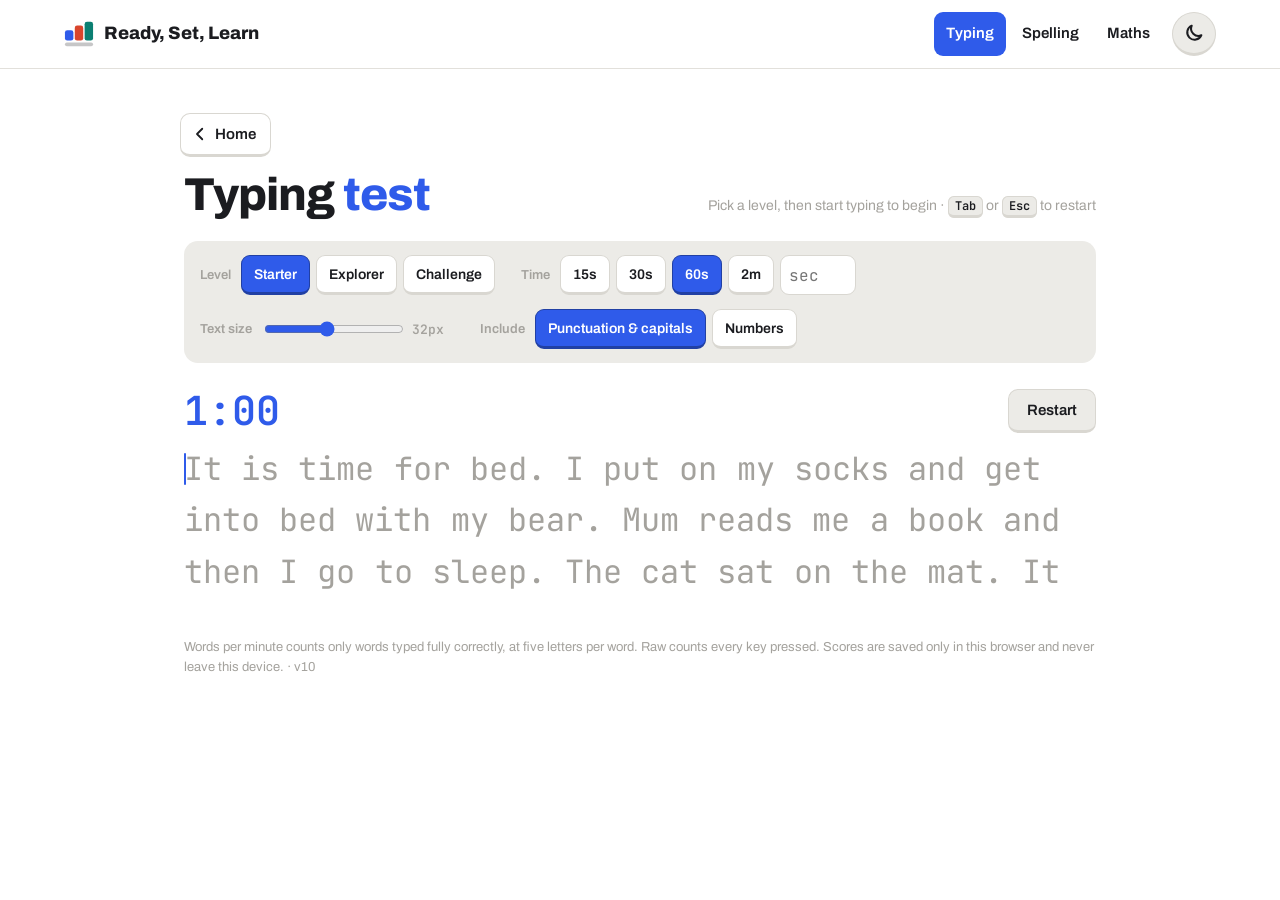
<file: typing.html>
<!DOCTYPE html>
<html lang="en-GB">
<head>
<meta charset="utf-8">
<meta name="viewport" content="width=device-width, initial-scale=1">
<title>Typing Test · Ready, Set, Learn</title>
<meta http-equiv="Content-Security-Policy" content="default-src 'self'; script-src 'self' 'unsafe-inline'; style-src 'self' 'unsafe-inline'; font-src 'self'; img-src 'self' data:; connect-src 'none'; form-action 'none'">
<meta name="referrer" content="strict-origin-when-cross-origin">
<meta name="description" content="A free, friendly typing test for children and young people. Pick a level and a time, type the passage and see your speed, accuracy and the keys to practise.">
<meta property="og:title" content="Typing Test for Kids">
<meta property="og:description" content="Practise typing with fun passages, three levels and a results breakdown.">
<meta name="theme-color" content="#2f5bea">
<link rel="icon" href="favicon.svg" type="image/svg+xml">
<script>try{var t=JSON.parse(localStorage.getItem("rsl-theme"));if(t==="light"||t==="dark")document.documentElement.dataset.theme=t}catch(e){}</script>
<link rel="stylesheet" href="assets/common.css">
<style>
/* VOICE: focused, quiet, a tool that gets out of the way until the result lands.
   IDEA: a keyboard and its keycaps — settings are keycaps, missed keys come back as keycaps.
   PICTURE: the passage itself, large, at the top; afterwards the speed chart.
   COLOUR and TYPE: white / charcoal ground, keycap grey, cobalt caret, tomato errors. Archivo + JetBrains Mono.
   LAYOUT: one column up to 1000px; settings row, passage, then results band. */
:root{color-scheme:light dark;
--bg:light-dark(#ffffff,#15161a);--ink:light-dark(#1b1c20,#ecebe8);--dim:light-dark(#a4a29d,#62646c);
--cap:light-dark(#ecebe7,#24262c);--cap2:light-dark(#d9d7d1,#33363e);--line:light-dark(#e2e0db,#2c2e35);
--acc:light-dark(#2f5bea,#6f8fff);--bad:light-dark(#d9372b,#ff6b5c);--good:light-dark(#1f8a4c,#4fd08a)}
:root[data-theme=light]{color-scheme:light}:root[data-theme=dark]{color-scheme:dark}
*{box-sizing:border-box;min-width:0}
body{margin:0;background:var(--bg);color:var(--ink);font:16px/1.55 Archivo,system-ui,sans-serif;overflow-x:clip}
.thead{display:flex;flex-wrap:wrap;align-items:baseline;justify-content:space-between;gap:8px 20px;margin-bottom:22px}
.thead h1{margin:0}
h1 span{color:var(--acc)}
.hint{color:var(--dim);font-size:14px;margin:0}
kbd{font:600 12px 'JetBrains Mono',monospace;background:var(--cap);border:1px solid var(--cap2);border-bottom-width:3px;border-radius:6px;padding:1px 6px;color:var(--ink)}
.settings{display:flex;flex-wrap:wrap;gap:14px 26px;align-items:center;background:var(--cap);border-radius:14px;padding:14px 16px;margin-bottom:26px}
.grp{display:flex;flex-wrap:wrap;align-items:center;gap:6px}
.grp>b{font-size:13px;font-weight:600;color:var(--dim);margin-right:4px}
.chip{font:600 14px Archivo,sans-serif;min-height:40px;min-width:44px;padding:0 12px;border-radius:9px;border:1px solid var(--cap2);border-bottom-width:3px;background:var(--bg);color:var(--ink);cursor:pointer}
.chip[aria-pressed=true]{background:var(--acc);border-color:color-mix(in srgb,var(--acc) 70%,#000);color:#fff}
.chip:focus-visible,button:focus-visible,input:focus-visible{outline:3px solid var(--acc);outline-offset:2px}
.num{width:76px;min-height:40px;font:16px 'JetBrains Mono',monospace;padding:0 8px;border-radius:9px;border:1px solid var(--cap2);background:var(--bg);color:var(--ink)}
input[type=range]{width:140px;accent-color:var(--acc)}
.sizev{font:600 13px 'JetBrains Mono',monospace;color:var(--dim);width:42px}
.bar{display:flex;align-items:center;justify-content:space-between;gap:12px;margin-bottom:10px;min-height:44px}
.timer{font:600 clamp(28px,5vw,40px)/1 'JetBrains Mono',monospace;color:var(--acc)}
.live{font:600 15px 'JetBrains Mono',monospace;color:var(--dim)}
.btn{font:600 15px Archivo,sans-serif;min-height:44px;padding:0 18px;border-radius:10px;border:1px solid var(--cap2);border-bottom-width:3px;background:var(--cap);color:var(--ink);cursor:pointer}
.btn.pri{background:var(--acc);color:#fff;border-color:color-mix(in srgb,var(--acc) 70%,#000)}
#stage{position:relative;cursor:text;--fs:28px;font:var(--fs)/1.6 'JetBrains Mono',monospace;height:calc(var(--fs)*1.6*3);overflow:hidden}
#words{position:relative;transition:transform .15s ease;color:var(--dim);word-break:keep-all}
.w{display:inline-block;margin-right:.6em;white-space:nowrap;vertical-align:top}
.w.err{box-shadow:inset 0 -2px color-mix(in srgb,var(--bad) 60%,transparent)}
.l.ok{color:var(--ink)}.l.bad{color:var(--bad)}.l.extra{color:color-mix(in srgb,var(--bad) 65%,var(--dim))}
#caret{position:absolute;width:2px;background:var(--acc);border-radius:2px;transition:left .08s,top .08s;animation:blink 1s step-end infinite}
#caret.typing{animation:none}
@keyframes blink{50%{opacity:0}}
#blur{position:absolute;inset:0;display:none;align-items:center;justify-content:center;font:600 16px Archivo,sans-serif;color:var(--ink);backdrop-filter:blur(5px);background:color-mix(in srgb,var(--bg) 40%,transparent)}
#stage.unfocused #blur{display:flex}
#inp{position:absolute;opacity:0;left:0;top:0;width:1px;height:1px;font-size:16px}
#results{display:none;margin-top:6px}
.top{display:grid;grid-template-columns:minmax(0,220px) minmax(0,1fr);gap:24px;align-items:stretch}
.cheer{font:800 clamp(24px,4vw,34px)/1.15 Archivo,sans-serif;margin:0 0 18px;text-wrap:balance}.cheer span{color:#f5a400;letter-spacing:.08em}
.big b{display:block;font:800 clamp(64px,11vw,104px)/1 Archivo,sans-serif;letter-spacing:-.04em;color:var(--acc)}
.big small,.k small{font-size:13px;color:var(--dim);font-weight:600}
.big .acc b{font-size:clamp(40px,6vw,56px);color:var(--ink)}
.big>div{margin-bottom:14px}
.fig{position:relative;min-height:240px;background:var(--cap);border-radius:14px}
.fig>svg{position:absolute;inset:0;width:100%;height:100%}
.legend{display:flex;flex-wrap:wrap;gap:6px 16px;font-size:13px;color:var(--dim);margin:8px 0 0}
.legend i{display:inline-block;width:14px;height:3px;border-radius:2px;vertical-align:middle;margin-right:6px}
.kpis{display:grid;grid-template-columns:repeat(auto-fit,minmax(130px,1fr));gap:10px;margin:22px 0}
.k{background:var(--cap);border-radius:12px;padding:12px 14px}
.k b{display:block;font:600 24px 'JetBrains Mono',monospace;white-space:nowrap}
h2{font-size:20px;margin:26px 0 10px}
.chars{display:flex;height:16px;border-radius:8px;overflow:hidden;background:var(--cap)}
.chars span{height:100%}
.charkey{display:flex;flex-wrap:wrap;gap:6px 18px;font-size:14px;margin-top:8px}
.charkey i{display:inline-block;width:10px;height:10px;border-radius:3px;margin-right:6px}
.caps{display:flex;flex-wrap:wrap;gap:10px}
.keycap{width:62px;height:62px;border-radius:10px;background:var(--cap);border:1px solid var(--cap2);border-bottom-width:5px;display:flex;flex-direction:column;align-items:center;justify-content:center;font:600 22px 'JetBrains Mono',monospace}
.keycap small{font:600 12px Archivo,sans-serif;color:var(--bad)}
.empty{color:var(--dim);font-size:15px}
table{width:100%;border-collapse:collapse;font-size:15px}
th,td{text-align:right;padding:8px 10px;border-bottom:1px solid var(--line);white-space:nowrap}
th{font-size:13px;color:var(--dim);font-weight:600}
th:first-child,td:first-child{text-align:left}
td.pb{color:var(--acc);font-weight:700}
.actions{display:flex;flex-wrap:wrap;gap:10px;margin-top:24px}
footer{margin-top:40px;color:var(--dim);font-size:13px}
.scroll{overflow-x:auto}
@media(max-width:600px){.top{grid-template-columns:minmax(0,1fr)}.big{display:flex;gap:26px;flex-wrap:wrap}.settings{gap:12px}}
@media(prefers-reduced-motion:reduce){#words,#caret{transition:none}#caret{animation:none}}
</style>
</head>
<body data-sec="typing">
<header class="site-head">
  <a class="brand" href="index.html"><svg viewBox="0 0 32 32" aria-hidden="true"><rect x="1" y="12" width="9" height="11" rx="2.5" fill="#2f5bea"/><rect x="11.5" y="7" width="9" height="16" rx="2.5" fill="#d9452c"/><rect x="22" y="3" width="9" height="20" rx="2.5" fill="#0b7f72"/><rect x="1" y="25" width="30" height="4" rx="2" fill="currentColor" opacity=".25"/></svg>Ready, Set, Learn</a>
  <nav class="site-nav" aria-label="Activities"><a href="typing.html" aria-current="page">Typing</a><a href="spelling.html">Spelling</a><a href="maths.html">Maths</a></nav>
</header>
<div class="wrap">
<button class="back" id="back" type="button"><svg viewBox="0 0 24 24" fill="none" stroke="currentColor" stroke-width="2.4" stroke-linecap="round" stroke-linejoin="round" aria-hidden="true"><path d="M15 5l-7 7 7 7"/></svg><span id="backLabel">Home</span></button>
  <div class="thead">
  <h1>Typing <span>test</span></h1>
  <p class="hint">Pick a level, then start typing to begin · <kbd>Tab</kbd> or <kbd>Esc</kbd> to restart</p>
</div>

<div class="settings" id="settings">
  <div class="grp" role="group" aria-label="Level"><b>Level</b>
    <button class="chip" data-level="starter">Starter</button>
    <button class="chip" data-level="explorer">Explorer</button>
    <button class="chip" data-level="challenge">Challenge</button>
  </div>
  <div class="grp" role="group" aria-label="Duration"><b>Time</b>
    <button class="chip" data-dur="15">15s</button>
    <button class="chip" data-dur="30">30s</button>
    <button class="chip" data-dur="60">60s</button>
    <button class="chip" data-dur="120">2m</button>
    <input class="num" id="customDur" type="number" min="5" max="600" step="5" placeholder="sec" aria-label="Custom duration in seconds">
  </div>
  <div class="grp"><b>Text size</b>
    <input type="range" id="size" min="16" max="52" step="2" aria-label="Text size">
    <span class="sizev" id="sizev"></span>
  </div>
  <div class="grp" role="group" aria-label="Text options"><b>Include</b>
    <button class="chip" id="optPunct">Punctuation &amp; capitals</button>
    <button class="chip" id="optNum">Numbers</button>
  </div>
</div>

<section id="test">
  <div class="bar">
    <span class="timer" id="timer">60</span>
    <span class="live" id="live"></span>
    <button class="btn" id="restart">Restart</button>
  </div>
  <div id="stage" class="unfocused">
    <div id="words"></div>
    <input id="inp" autocomplete="off" autocapitalize="off" autocorrect="off" spellcheck="false" aria-label="Type here">
    <div id="blur">Click here or press any key to focus</div>
  </div>
</section>

<section id="results" aria-live="polite">
  <p class="cheer" id="cheer"></p>
  <div class="top">
    <div class="big">
      <div><b id="rWpm">0</b><small>words per minute</small></div>
      <div class="acc"><b id="rAcc">0%</b><small>accuracy</small></div>
    </div>
    <div>
      <div class="fig"><svg id="chart" role="img" aria-label="Speed over time"></svg></div>
      <div class="legend"><span><i style="background:var(--acc)"></i>WPM (running)</span><span><i style="background:var(--dim)"></i>Raw per second</span><span><i style="background:var(--bad);height:8px;width:8px;border-radius:50%"></i>Errors</span></div>
    </div>
  </div>
  <div class="kpis" id="kpis"></div>

  <h2>Character breakdown</h2>
  <div class="chars" id="charBar"></div>
  <div class="charkey" id="charKey"></div>

  <h2>Keys to practise</h2>
  <div class="caps" id="caps"></div>

  <h2>Recent tests</h2>
  <div class="scroll"><table id="hist"></table></div>

  <div class="actions">
    <button class="btn pri" id="next">Next test</button>
    <button class="btn" id="repeat">Repeat this text</button>
    <button class="btn" id="copy">Copy result</button>
  </div>
</section>

<footer>Words per minute counts only words typed fully correctly, at five letters per word. Raw counts every key pressed. Scores are saved only in this browser and never leave this device. · v10</footer>
</div>

<script src="assets/common.js"></script>
<script>
{
const PASSAGES={"starter": ["The cat sat on the mat. It was a warm day and the sun was out. The cat had a nap in the sun.", "I like to run and jump in the park. My dog likes to run too. We run up the hill and then we sit down.", "We went to the beach. I made a big sand castle with a red flag on top. Then the sea came in and took it away.", "My frog is green and he can jump very high. He likes to sit on a rock by the pond and wait for a fly.", "It is time for bed. I put on my socks and get into bed with my bear. Mum reads me a book and then I go to sleep.", "The bus is big and red. It stops at the end of my road. I get on with my bag and sit at the back with my friend.", "I can see a bird in the tree. It has a red chest and a small brown back. It sings a song and then it flies away.", "We made a cake for Gran. We put in eggs, milk and jam. It was a bit flat, but Gran said it was the best cake ever.", "I have 2 cats and 1 dog. The dog has 4 legs and a long tail. The cats like to sleep for 10 hours a day.", "There are 5 ducks on the pond. 3 of them are brown and 2 are white. We give them some seeds to eat.", "My kite is red and yellow. When the wind blows, it goes up and up into the sky. I hold the string very tight so it does not fly away.", "Sam has a new pet fish. It is small and orange and it swims round and round in its tank. Sam calls it Bubbles.", "It is raining, so we stay inside. We build a big fort with the sofa and some sheets. Then we eat our lunch in the fort.", "The farm has cows, pigs and sheep. The pigs like to roll in the mud. The sheep say baa and the cows eat the green grass.", "I can ride my bike now. Dad held on at first, but then he let go. I went all the way to the gate on my own.", "We went to the zoo. The lions were asleep, but the monkeys were swinging and the seals did a big splash for us.", "In the garden we dug a hole and put in some seeds. We gave them water every day. Soon we saw a little green shoot.", "Our school has 6 classes and 1 big hall. At lunch, 3 of my friends sit with me and we share 2 bags of grapes."], "explorer": ["Penguins cannot fly, but they are amazing swimmers. They use their wings like flippers to zoom through the cold water, chasing fish and diving deep below the ice.", "On Saturday we built a den in the woods. We used long sticks for the walls and covered them with leaves. It was so good that we stayed inside until it started to rain.", "The moon does not make its own light. It shines because the sun lights it up, just like a torch shining on a ball in a dark room.", "My little brother wants to be an astronaut. He has a cardboard rocket in his bedroom and counts down from ten every night before he goes to sleep.", "Bees are very busy insects. They visit flowers to collect nectar, which they turn into honey. Along the way, they help plants to grow by carrying pollen from flower to flower.", "When it snowed last winter, the whole school went outside. We built a snowman with a carrot nose and a scarf, and our teacher joined in the snowball fight.", "Dinosaurs lived on Earth for millions of years. Some were as small as chickens, while others were taller than a house. We learn about them by studying fossils found in rocks.", "Every autumn, the leaves on the big oak tree turn orange and gold. We collect the best ones on the way home and press them inside a heavy book to keep them flat.", "A blue whale can grow to around 30 metres long, which is longer than 2 buses. Its heart is about the size of a small car.", "Our class has 28 children. On sports day, 14 of us ran the relay race and we finished in 2nd place, only 3 seconds behind the winners.", "Hedgehogs sleep through most of the winter. In autumn they eat as much as they can, then they curl up in a pile of leaves and stay there until the weather gets warmer.", "Last summer we visited a castle on a hill. We climbed the narrow stairs to the top of the tower and looked out over the fields, imagining knights riding to battle.", "Plants need sunlight, water and air to grow. Their leaves use sunlight to make food, and their roots drink water from the soil. That is why a plant on a dark shelf soon droops.", "Our class is putting on a play about a dragon who is scared of the dark. I am the narrator, so I have the most lines to learn, but I also get to sit down.", "The lighthouse stands on the rocks at the edge of the bay. Its bright light turns round and round all night, warning ships to keep away from the dangerous shore.", "Owls hunt at night. Their big eyes help them see in the dark, and their soft feathers let them fly almost silently, so the mice below never hear them coming.", "Grandad keeps an allotment at the edge of town. He grows carrots, beans and enormous pumpkins, and he always lets me pick the strawberries when they are ripe.", "Football practice is on Tuesdays after school. We warm up with 2 laps of the field, then practise passing in pairs for 15 minutes before playing a short match."], "challenge": ["Volcanoes form where hot, melted rock called magma pushes up through cracks in the Earth's crust. When the pressure becomes too great, the volcano erupts, sending lava, ash and gas high into the sky.", "Ancient Egyptians built enormous pyramids as tombs for their kings, known as pharaohs. Nobody is completely sure how they moved such heavy stones, but historians believe ramps, ropes and thousands of workers were involved.", "Typing quickly is useful, but typing accurately is even more important. Keep your fingers resting on the home keys, look at the screen rather than the keyboard, and let your speed grow naturally with practice.", "Octopuses are remarkably clever creatures. They can open jars, squeeze through tiny gaps and change the colour of their skin in an instant to hide from predators lurking nearby.", "Did you know that a rainbow appears when sunlight shines through raindrops? Each drop bends the light and splits it into seven colours: red, orange, yellow, green, blue, indigo and violet.", "Computers follow instructions called programs. A program is written in a special language that tells the computer exactly what to do, step by step. Even the most exciting games began as lines of carefully typed code.", "Rainforests cover only a small part of our planet, yet they are home to more than half of the world's plants and animals. Protecting them helps keep the air clean and the climate healthy.", "Our solar system has 8 planets. Jupiter is the largest; you could fit more than 1,300 Earths inside it. Mercury, the smallest, travels around the Sun in just 88 days.", "Light travels at roughly 300,000 kilometres per second. Even so, sunlight takes about 8 minutes to reach us, because the Sun is nearly 150 million kilometres away.", "The human brain contains billions of tiny cells called neurons. They send messages to one another using electrical signals, allowing us to think, remember, move and feel at astonishing speed.", "Sharks have existed for longer than trees. Their skeletons are made of cartilage, the same flexible material found in your ears and nose, which helps them twist and turn quickly through the water.", "Recycling helps to reduce the amount of rubbish sent to landfill. Paper, glass, metal and many plastics can be collected, cleaned and turned into new products, saving energy and natural resources.", "Before the printing press was invented, books had to be copied by hand. A single book could take months to finish, which is why books were once rare, precious and extremely expensive.", "Antarctica is the coldest, windiest and driest continent on Earth. Scientists live there in research stations, studying the ice to learn how our planet's climate has changed over thousands of years.", "The Romans built straight roads across Britain so that soldiers could march quickly from town to town. Some of today's main roads still follow the routes they planned nearly two thousand years ago.", "Mount Everest is the highest mountain on Earth, rising about 8,849 metres above sea level. Climbers need special equipment and extra oxygen, because the air near the summit is very thin.", "A cheetah can reach speeds of around 110 kilometres per hour, but only for short bursts of about 20 seconds before it must stop and rest."]};
const $=id=>document.getElementById(id);
const store={get(k,d){try{const v=localStorage.getItem(k);return v?JSON.parse(v):d}catch(e){return d}},set(k,v){try{localStorage.setItem(k,JSON.stringify(v))}catch(e){}}};
const cfg=Object.assign({dur:60,size:32,punct:true,num:false,level:"starter"},store.get("tt-kids-cfg",{}));
if(!PASSAGES[cfg.level])cfg.level="starter";
let words=[],typed=[],wi=0,running=false,done=false,t0=0,tick=null,secs=[],secKeys=0,secErr=0,keysOk=0,keysBad=0,missed={},lastWords=null;
const stage=$("stage"),box=$("words"),inp=$("inp");
const caret=document.createElement("div");caret.id="caret";

function rand(a){return a[Math.floor(Math.random()*a.length)]}
function nextPassage(){
  const key="tt-kids-deck-"+cfg.level,all=PASSAGES[cfg.level];
  let deck=store.get(key,[]).filter(i=>i<all.length&&(cfg.num||!/\d/.test(all[i])));
  if(!deck.length){
    deck=all.map((p,i)=>i).filter(i=>cfg.num||!/\d/.test(all[i]));
    for(let i=deck.length-1;i>0;i--){const j=Math.floor(Math.random()*(i+1));[deck[i],deck[j]]=[deck[j],deck[i]]}
  }
  let p=all[deck.pop()];store.set(key,deck);
  if(!cfg.punct)p=p.toLowerCase().replace(/[^a-z0-9' ]/g,"").replace(/'/g,"");
  return p.split(/\s+/).filter(Boolean);
}
function gen(n){const out=[];while(out.length<n)out.push(...nextPassage());return out}
function wordHTML(i){
  const t=words[i],y=typed[i]||"";let h="";
  for(let j=0;j<Math.max(t.length,y.length);j++){
    if(j<y.length)h+=`<span class="l ${j>=t.length?"extra":y[j]===t[j]?"ok":"bad"}">${esc(j>=t.length?y[j]:t[j])}</span>`;
    else h+=`<span class="l">${esc(t[j])}</span>`;
  }
  return h;
}
function esc(s){return s.replace(/[&<>"']/g,c=>({"&":"&amp;","<":"&lt;",">":"&gt;",'"':"&quot;","'":"&#39;"}[c]))}
function renderAll(){
  box.innerHTML=words.map((w,i)=>`<span class="w" data-i="${i}">${wordHTML(i)}</span>`).join("");
  box.appendChild(caret);place();
}
function renderWord(i){
  const el=box.children[i];if(!el)return;
  el.innerHTML=wordHTML(i);
  el.classList.toggle("err",i<wi&&typed[i]!==words[i]);
}
function append(n){
  const start=words.length,more=gen(n);
  words.push(...more);
  const frag=document.createElement("div");
  frag.innerHTML=more.map((w,k)=>`<span class="w" data-i="${start+k}">${wordHTML(start+k)}</span>`).join("");
  while(frag.firstChild)box.insertBefore(frag.firstChild,caret);
}
function place(){
  const el=box.children[wi];if(!el)return;
  const letters=el.children,n=(typed[wi]||"").length,fs=parseFloat(getComputedStyle(stage).fontSize),lh=fs*1.6;
  let x;
  const r0=box.getBoundingClientRect(),re=el.getBoundingClientRect(),y=re.top-r0.top;
  if(n<letters.length)x=letters[n].getBoundingClientRect().left-r0.left;
  else x=re.left-r0.left+(letters.length?letters[letters.length-1].getBoundingClientRect().right-re.left:0);
  caret.style.left=x+"px";caret.style.top=(y+lh*.18)+"px";caret.style.height=(lh*.64)+"px";
  let prevTop=null;
  for(let i=wi-1;i>=0;i--){const t=box.children[i].offsetTop;if(t<el.offsetTop){prevTop=t;break}}
  box.style.transform=`translateY(${-(prevTop===null?0:prevTop)}px)`;
}
function reset(same){
  clearInterval(tick);running=false;done=false;
  words=same&&lastWords?lastWords.slice():gen(120);
  typed=[""];wi=0;secs=[];secKeys=secErr=keysOk=keysBad=0;missed={};
  inp.value="";$("timer").textContent=fmt(cfg.dur);$("live").textContent="";
  $("results").style.display="none";$("test").style.display="";$("backLabel").textContent="Home";
  caret.classList.remove("typing");
  renderAll();focus();
}
function fmt(s){s=Math.max(0,Math.ceil(s));return s>=60?Math.floor(s/60)+":"+String(s%60).padStart(2,"0"):String(s)}
function focus(){inp.focus({preventScroll:true})}
function start(){
  running=true;lastWords=words.slice();t0=performance.now();caret.classList.add("typing");
  tick=setInterval(()=>{
    const el=(performance.now()-t0)/1000;
    if(Math.floor(el)>secs.length){
      const t=secs.length+1;
      secs.push({t,wpm:netChars()/5/(t/60),raw:secKeys*12,err:secErr});secKeys=secErr=0;
      $("live").textContent=Math.round(secs[secs.length-1].wpm)+" wpm";
    }
    $("timer").textContent=fmt(cfg.dur-el);
    if(el>=cfg.dur)finish();
  },100);
}
function netChars(){
  let c=0;
  for(let i=0;i<wi;i++)if(typed[i]===words[i])c+=words[i].length+1;
  const y=typed[wi]||"";if(y&&words[wi].startsWith(y))c+=y.length;
  return c;
}
function key(c){
  if(!running)start();
  const t=words[wi],y=typed[wi];
  if(c===" "){
    if(y==="")return;
    const ok=y===t;ok?keysOk++:(keysBad++,secErr++);secKeys++;
    if(!ok&&y.length<t.length)missed[t[y.length]]=(missed[t[y.length]]||0)+1;
    wi++;typed[wi]="";renderWord(wi-1);
    if(words.length-wi<40)append(60);
    return;
  }
  const ok=c===t[y.length];secKeys++;
  if(ok)keysOk++;else{keysBad++;secErr++;const e=y.length<t.length?t[y.length]:"extra";if(e!=="extra")missed[e]=(missed[e]||0)+1}
  typed[wi]=y+c;
}
inp.addEventListener("input",()=>{
  if(done){inp.value="";return}
  const v=inp.value,prev=typed[wi];
  if(v.length>prev.length&&v.startsWith(prev)){for(const c of v.slice(prev.length))key(c)}
  else typed[wi]=v.replace(/\s/g,"");
  inp.value=typed[wi];renderWord(wi);place();
});
inp.addEventListener("keydown",e=>{
  if(e.key==="Backspace"&&inp.value===""&&wi>0&&typed[wi-1]!==words[wi-1]&&!done){
    e.preventDefault();typed.pop();wi--;inp.value=typed[wi];renderWord(wi);renderWord(wi+1);place();
  }
});
inp.addEventListener("focus",()=>stage.classList.remove("unfocused"));
inp.addEventListener("blur",()=>stage.classList.add("unfocused"));
stage.addEventListener("click",focus);
document.addEventListener("keydown",e=>{
  const a=document.activeElement;
  if(e.key==="Escape"||(e.key==="Tab"&&(a===inp||done))){e.preventDefault();reset(false);return}
  if(a!==inp&&!(a&&a.matches("input,button"))&&e.key.length===1&&!done&&!e.ctrlKey&&!e.metaKey)focus();
});

function finish(){
  clearInterval(tick);running=false;done=true;inp.blur();
  const mins=cfg.dur/60;
  let cOk=0,cBad=0,cExtra=0,cMiss=0;
  for(let i=0;i<=wi;i++){
    const t=words[i],y=typed[i]||"";
    for(let j=0;j<y.length;j++){if(j>=t.length)cExtra++;else if(y[j]===t[j])cOk++;else cBad++}
    if(i<wi&&y.length<t.length)cMiss+=t.length-y.length;
  }
  const totalTyped=keysOk+keysBad,net=netChars()/5/mins,raw=totalTyped/5/mins;
  const acc=totalTyped?keysOk/totalTyped*100:0;
  const raws=secs.map(s=>s.raw),mean=raws.reduce((a,b)=>a+b,0)/(raws.length||1);
  const sd=Math.sqrt(raws.reduce((a,b)=>a+(b-mean)**2,0)/(raws.length||1));
  const cons=mean?Math.max(0,100-sd/mean*100):0;
  const wordsOk=typed.slice(0,wi).filter((y,i)=>y===words[i]).length;
  const r={date:Date.now(),dur:cfg.dur,wpm:Math.round(net),raw:Math.round(raw),acc:Math.round(acc*10)/10,cons:Math.round(cons)};
  const hist=store.get("tt-kids-hist",[]);const pbPrev=Math.max(0,...hist.filter(h=>h.dur===cfg.dur&&h.level===cfg.level).map(h=>h.wpm));
  hist.unshift(r);store.set("tt-kids-hist",hist.slice(0,20));
  const stars=(r.acc>=95?1:0)+(r.acc>=85?1:0)+(r.wpm>=({starter:10,explorer:20,challenge:30}[cfg.level])?1:0);
  const isPb=r.wpm>pbPrev&&hist.length>1;
  const msg=isPb?"New personal best! Brilliant typing.":r.acc>=95?"Super accurate, well done!":r.acc>=85?"Great work, keep practising!":"Good try! Slow down a little and aim for fewer mistakes.";
  $("cheer").innerHTML=`<span aria-label="${stars} out of 3 stars">${"★".repeat(stars)}${"☆".repeat(3-stars)}</span> ${msg}`;
  r.level=cfg.level;hist[0].level=cfg.level;store.set("tt-kids-hist",hist.slice(0,20));
  $("rWpm").textContent=r.wpm;$("rAcc").textContent=r.acc+"%";
  const kp=[["Raw WPM",r.raw],["Consistency",r.cons+"%"],["Words correct",wordsOk+" / "+wi],["Keystrokes",totalTyped],["Test length",fmt(cfg.dur)+(cfg.dur<60?"s":"")],["Your best here",Math.max(pbPrev,r.wpm)]];
  $("kpis").innerHTML=kp.map(([l,v])=>`<div class="k"><small>${l}</small><b>${esc(String(v))}</b></div>`).join("");
  const parts=[["Correct",cOk,"var(--good)"],["Incorrect",cBad,"var(--bad)"],["Extra",cExtra,"color-mix(in srgb,var(--bad) 55%,var(--dim))"],["Missed",cMiss,"var(--dim)"]];
  const tot=parts.reduce((a,p)=>a+p[1],0)||1;
  $("charBar").innerHTML=parts.map(p=>`<span style="width:${p[1]/tot*100}%;background:${p[2]}" title="${p[0]}: ${p[1]}"></span>`).join("");
  $("charKey").innerHTML=parts.map(p=>`<span><i style="background:${p[2]}"></i>${p[0]} <b>${p[1]}</b></span>`).join("");
  const top=Object.entries(missed).sort((a,b)=>b[1]-a[1]).slice(0,8);
  $("caps").innerHTML=top.length?top.map(([k,n])=>`<div class="keycap">${esc(k)}<small>×${n}</small></div>`).join(""):`<p class="empty">No missed keys — clean run.</p>`;
  const h=store.get("tt-kids-hist",[]);
  const best={};h.forEach(x=>{best[x.level+x.dur]=Math.max(best[x.level+x.dur]||0,x.wpm)});
  $("hist").innerHTML=`<tr><th>When</th><th>Level</th><th>Length</th><th>WPM</th><th>Raw</th><th>Accuracy</th><th>Consistency</th></tr>`+h.slice(0,10).map(x=>`<tr><td>${new Date(x.date).toLocaleString("en-GB",{day:"numeric",month:"short",hour:"2-digit",minute:"2-digit"})}</td><td>${{starter:"Starter",explorer:"Explorer",challenge:"Challenge"}[x.level]||""}</td><td>${fmt(x.dur)}${x.dur<60?"s":""}</td><td class="${x.wpm===best[x.level+x.dur]?"pb":""}">${x.wpm}</td><td>${x.raw}</td><td>${x.acc}%</td><td>${x.cons}%</td></tr>`).join("");
  $("results").dataset.copy=`Typing test, ${cfg.level} level (${fmt(cfg.dur)}${cfg.dur<60?"s":""}): ${r.wpm} WPM, ${r.acc}% accuracy, raw ${r.raw}, consistency ${r.cons}%`;
  $("test").style.display="none";$("results").style.display="block";$("backLabel").textContent="Back to the test";
  draw();$("next").focus({preventScroll:true});
}
const svg=$("chart");
function draw(){
  const W=svg.clientWidth,H=svg.clientHeight;if(!W||!secs.length){svg.innerHTML="";return}
  const p={l:W<520?30:40,r:14,t:16,b:28},iw=W-p.l-p.r,ih=H-p.t-p.b;
  const maxY=Math.max(20,...secs.map(s=>Math.max(s.wpm,s.raw)))*1.1,n=secs.length;
  const x=i=>p.l+(n===1?iw/2:i/(n-1)*iw),y=v=>p.t+ih-v/maxY*ih;
  const step=maxY>150?50:maxY>60?20:10;let g="";
  for(let v=0;v<=maxY;v+=step)g+=`<line x1="${p.l}" x2="${W-p.r}" y1="${y(v)}" y2="${y(v)}" stroke="var(--line)"/><text x="${p.l-6}" y="${y(v)+4}" text-anchor="end" font-size="12" fill="var(--dim)">${v}</text>`;
  const xs=Math.max(1,Math.ceil(n/(W<520?4:8)));
  secs.forEach((s,i)=>{if(i%xs===0||i===n-1)g+=`<text x="${x(i)}" y="${H-8}" text-anchor="middle" font-size="12" fill="var(--dim)">${s.t}s</text>`});
  const path=k=>secs.map((s,i)=>(i?"L":"M")+x(i).toFixed(1)+" "+y(s[k]).toFixed(1)).join("");
  g+=`<path d="${path("raw")}" fill="none" stroke="var(--dim)" stroke-width="1.5" stroke-dasharray="4 4"/>`;
  g+=`<path d="${path("wpm")}" fill="none" stroke="var(--acc)" stroke-width="3" stroke-linejoin="round"/>`;
  secs.forEach((s,i)=>{if(s.err)g+=`<circle cx="${x(i)}" cy="${y(0)-6}" r="${Math.min(7,2.5+s.err)}" fill="var(--bad)"><title>${s.err} error${s.err>1?"s":""} at ${s.t}s</title></circle>`});
  svg.innerHTML=g;
}
const chartRO=new ResizeObserver(draw);chartRO.observe(svg);
const stageRO=new ResizeObserver(()=>place());stageRO.observe(stage);

function applyCfg(){
  document.querySelectorAll("[data-dur]").forEach(b=>b.setAttribute("aria-pressed",String(+b.dataset.dur===cfg.dur)));
  $("customDur").value=[15,30,60,120].includes(cfg.dur)?"":cfg.dur;
  $("size").value=cfg.size;$("sizev").textContent=cfg.size+"px";stage.style.setProperty("--fs",cfg.size+"px");
  $("optPunct").setAttribute("aria-pressed",String(cfg.punct));$("optNum").setAttribute("aria-pressed",String(cfg.num));
  store.set("tt-kids-cfg",cfg);
  document.querySelectorAll("[data-level]").forEach(b=>b.setAttribute("aria-pressed",String(b.dataset.level===cfg.level)));
}
document.querySelectorAll("[data-dur]").forEach(b=>b.addEventListener("click",()=>{cfg.dur=+b.dataset.dur;applyCfg();reset(false)}));
$("customDur").addEventListener("change",e=>{const v=Math.round(+e.target.value);if(v>=5&&v<=600){cfg.dur=v;applyCfg();reset(false)}});
$("size").addEventListener("input",e=>{cfg.size=+e.target.value;applyCfg();place()});
$("optPunct").addEventListener("click",()=>{cfg.punct=!cfg.punct;applyCfg();reset(false)});
$("optNum").addEventListener("click",()=>{cfg.num=!cfg.num;applyCfg();reset(false)});
document.querySelectorAll("[data-level]").forEach(b=>b.addEventListener("click",()=>{cfg.level=b.dataset.level;applyCfg();reset(false)}));
$("restart").addEventListener("click",()=>reset(false));
$("back").addEventListener("click",()=>{if(done)reset(false);else location.href="index.html"});
$("next").addEventListener("click",()=>reset(false));
$("repeat").addEventListener("click",()=>reset(true));
$("copy").addEventListener("click",async e=>{try{await navigator.clipboard.writeText($("results").dataset.copy);e.target.textContent="Copied"}catch(err){e.target.textContent="Copy blocked"}setTimeout(()=>e.target.textContent="Copy result",1500)});

applyCfg();reset(false);
if(document.fonts)document.fonts.ready.then(place);
}
</script>
</body>
</html>
</file>
<file: assets/common.css>
/* VOICE: bright, encouraging, uncluttered; a classroom tool that feels like a game.
   IDEA: physical learning kit: keycaps, letter tiles and number blocks with chunky bases.
   PICTURE: each activity carries its own object; the splash shows all three side by side.
   COLOUR and TYPE: white / charcoal ground; cobalt typing, coral spelling, teal maths. Archivo + JetBrains Mono.
   LAYOUT: one column up to 1040px; cards stack below 760px. */
@font-face{font-family:'Archivo';font-weight:400;font-display:swap;src:url(../fonts/archivo-latin-400-normal.woff2) format('woff2')}
@font-face{font-family:'Archivo';font-weight:600;font-display:swap;src:url(../fonts/archivo-latin-600-normal.woff2) format('woff2')}
@font-face{font-family:'Archivo';font-weight:800;font-display:swap;src:url(../fonts/archivo-latin-800-normal.woff2) format('woff2')}
@font-face{font-family:'JetBrains Mono';font-weight:400;font-display:swap;src:url(../fonts/jetbrains-mono-latin-400-normal.woff2) format('woff2')}
@font-face{font-family:'JetBrains Mono';font-weight:600;font-display:swap;src:url(../fonts/jetbrains-mono-latin-600-normal.woff2) format('woff2')}
:root{color-scheme:light dark;
--bg:light-dark(#ffffff,#15161a);--ink:light-dark(#1b1c20,#ecebe8);--dim:light-dark(#77756f,#8d8f97);--faint:light-dark(#a4a29d,#5d5f67);
--cap:light-dark(#efeee9,#23252b);--cap2:light-dark(#d9d7d1,#363942);--line:light-dark(#e2e0db,#2c2e35);
--typing:light-dark(#2f5bea,#6f8fff);--spelling:light-dark(#d9452c,#ff7a5f);--maths:light-dark(#0b7f72,#35c2ad);
--acc:var(--typing);--good:light-dark(#1f8a4c,#4fd08a);--bad:light-dark(#d9372b,#ff6b5c);--star:#f5a400}
:root[data-theme=light]{color-scheme:light}:root[data-theme=dark]{color-scheme:dark}
body[data-sec=spelling]{--acc:var(--spelling)}body[data-sec=maths]{--acc:var(--maths)}
*{box-sizing:border-box;min-width:0}
body{margin:0;background:var(--bg);color:var(--ink);font:16px/1.55 Archivo,system-ui,sans-serif;overflow-x:clip}
a{color:inherit}
.site-head{display:flex;flex-wrap:wrap;align-items:center;justify-content:space-between;gap:8px 16px;padding:12px max(5vw,16px);border-bottom:1px solid var(--line)}
.brand{display:flex;align-items:center;gap:10px;font-weight:800;font-size:18px;text-decoration:none;min-height:44px}
.brand svg{width:30px;height:30px}
.site-nav{display:flex;flex-wrap:wrap;align-items:center;gap:4px}
.site-nav a{font-weight:600;font-size:15px;text-decoration:none;padding:10px 12px;border-radius:9px;min-height:44px;display:inline-flex;align-items:center}
.site-nav a:hover{background:var(--cap)}
.theme-btn{width:44px;height:44px;border-radius:50%;border:1px solid var(--cap2);border-bottom-width:3px;background:var(--cap);color:var(--ink);cursor:pointer;display:inline-flex;align-items:center;justify-content:center;margin-left:6px;padding:0}
.theme-btn svg{width:22px;height:22px}
.theme-btn:focus-visible{outline:3px solid var(--acc);outline-offset:2px}
.site-nav a[aria-current=page]{background:var(--acc);color:#fff}
.wrap{max-width:1040px;margin:0 auto;padding:clamp(20px,4vw,44px) max(5vw,16px)}
h1{font-size:clamp(32px,5vw,46px);line-height:1.05;margin:0 0 6px;font-weight:800;letter-spacing:-.02em;text-wrap:balance}
h1 span{color:var(--acc)}
h2{font-size:20px;margin:28px 0 10px}
.lede{color:var(--dim);margin:0 0 22px;font-size:17px;max-width:62ch}
.panel{display:flex;flex-wrap:wrap;gap:14px 26px;align-items:center;background:var(--cap);border-radius:16px;padding:16px;margin-bottom:24px}
.grp{display:flex;flex-wrap:wrap;align-items:center;gap:6px}
.grp>b{font-size:13px;font-weight:600;color:var(--dim);margin-right:4px}
.chip{font:600 15px Archivo,sans-serif;min-height:44px;min-width:44px;padding:0 14px;border-radius:10px;border:1px solid var(--cap2);border-bottom-width:3px;background:var(--bg);color:var(--ink);cursor:pointer}
.chip[aria-pressed=true]{background:var(--acc);border-color:color-mix(in srgb,var(--acc) 70%,#000);color:#fff}
.btn{font:600 16px Archivo,sans-serif;min-height:48px;padding:0 20px;border-radius:12px;border:1px solid var(--cap2);border-bottom-width:4px;background:var(--cap);color:var(--ink);cursor:pointer;display:inline-flex;align-items:center;gap:8px;text-decoration:none}
.btn.pri{background:var(--acc);color:#fff;border-color:color-mix(in srgb,var(--acc) 70%,#000)}
.btn:disabled{opacity:.45;cursor:not-allowed}
.btn:active:not(:disabled),.chip:active{transform:translateY(2px);border-bottom-width:2px}
.btn svg{width:20px;height:20px}
.chip:focus-visible,.btn:focus-visible,a:focus-visible,input:focus-visible,.tile:focus-visible{outline:3px solid var(--acc);outline-offset:2px}
.actions{display:flex;flex-wrap:wrap;gap:10px;margin-top:22px}
.cheer{font:800 clamp(24px,4vw,34px)/1.15 Archivo,sans-serif;margin:0 0 18px;text-wrap:balance}
.cheer span{color:var(--star);letter-spacing:.08em}
.kpis{display:grid;grid-template-columns:repeat(auto-fit,minmax(140px,1fr));gap:10px;margin:18px 0}
.k{background:var(--cap);border-radius:12px;padding:12px 14px}
.k small{font-size:13px;color:var(--dim);font-weight:600}
.k b{display:block;font:600 26px 'JetBrains Mono',monospace;white-space:nowrap}
.k.hero{grid-column:span 2}
.k.hero b{font:800 clamp(44px,8vw,64px)/1 Archivo,sans-serif;color:var(--acc)}
table{width:100%;border-collapse:collapse;font-size:15px}
th,td{text-align:left;padding:9px 10px;border-bottom:1px solid var(--line)}
th{font-size:13px;color:var(--dim);font-weight:600}
td.num,th.num{text-align:right;white-space:nowrap}
.ok{color:var(--good);font-weight:700}.no{color:var(--bad);font-weight:700}
.scroll{overflow-x:auto}
.progress{height:10px;border-radius:5px;background:var(--cap);overflow:hidden}
.progress>i{display:block;height:100%;background:var(--acc);width:0;transition:width .25s}
.hidden{display:none!important}
.site-foot{max-width:1040px;margin:0 auto;padding:10px max(5vw,16px) 36px;color:var(--dim);font-size:13px}
@media(prefers-reduced-motion:reduce){*{transition:none!important;animation:none!important}}
.back{display:inline-flex;align-items:center;gap:6px;font:600 15px Archivo,sans-serif;min-height:44px;padding:0 14px 0 10px;margin:0 0 14px -4px;border-radius:10px;border:1px solid var(--cap2);border-bottom-width:3px;background:var(--bg);color:var(--ink);cursor:pointer;text-decoration:none}
.back svg{width:18px;height:18px}
.back:focus-visible{outline:3px solid var(--acc);outline-offset:2px}
.sel{font:600 15px Archivo,sans-serif;min-height:44px;padding:0 36px 0 12px;border-radius:10px;border:1px solid var(--cap2);border-bottom-width:3px;background:var(--bg);color:var(--ink);max-width:100%}
.sel:focus-visible{outline:3px solid var(--acc);outline-offset:2px}
</file>
